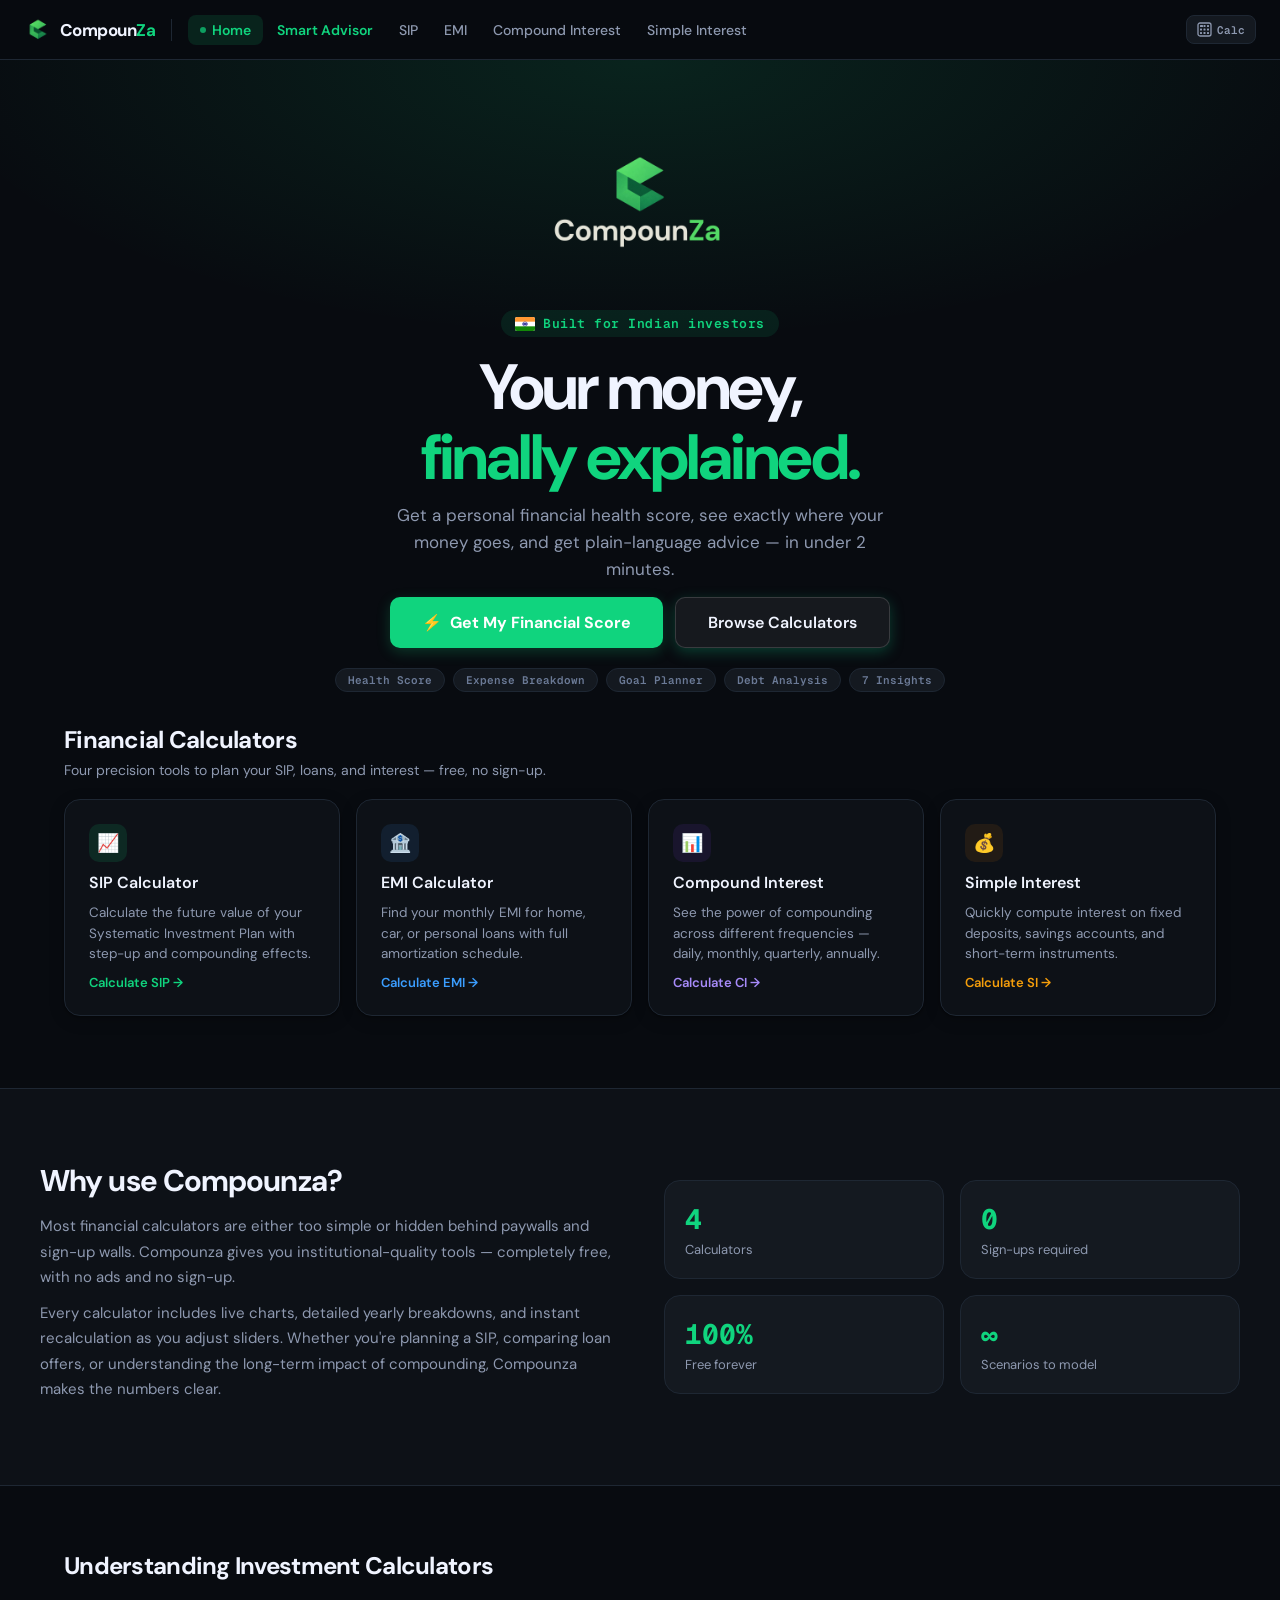
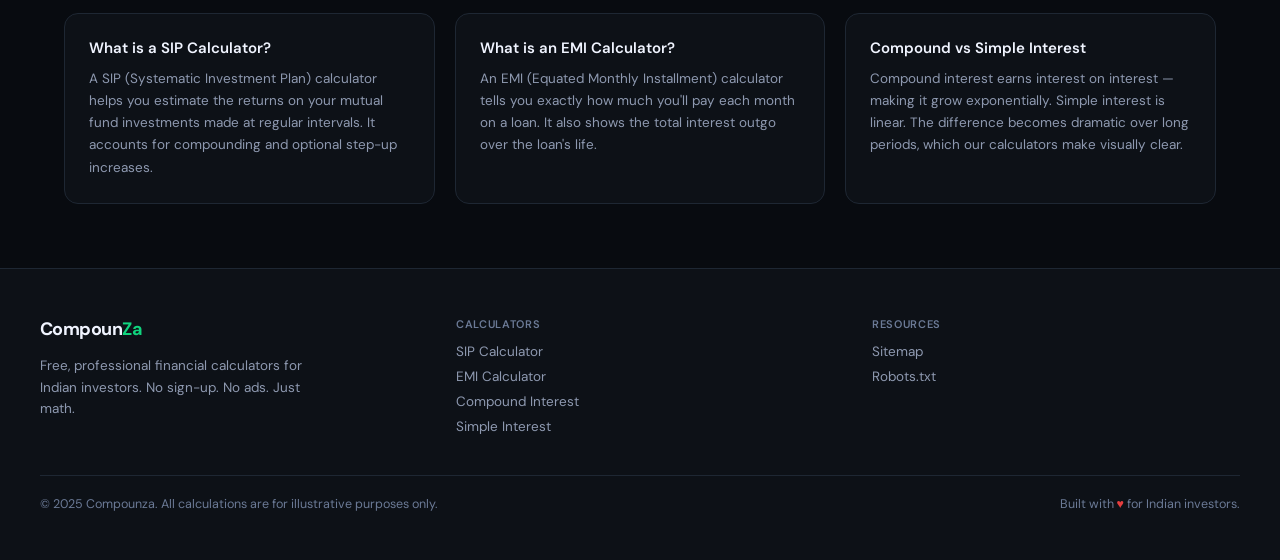
<file: index.html>
<!DOCTYPE html>
<html lang="en" data-theme="dark">
<head>
  <link rel="icon" type="image/png" href="[data-uri]">
  <link rel="shortcut icon" type="image/png" href="[data-uri]">
  <meta charset="UTF-8">
  <meta name="viewport" content="width=device-width, initial-scale=1.0">
  <title>Compounza — Financial Calculators for Smart Investors</title>
  <meta name="description" content="Free, professional financial calculators for SIP, EMI, Compound Interest and Simple Interest. Plan your investments with beautiful charts and detailed breakdowns.">
  <meta name="keywords" content="SIP calculator, EMI calculator, compound interest calculator, simple interest calculator, investment calculator, financial planning India">
  <meta property="og:title" content="Compounza — Financial Calculators">
  <meta property="og:description" content="Free professional financial calculators for smart investors. SIP, EMI, Compound Interest, Simple Interest.">
  <meta property="og:type" content="website">
  <meta property="og:url" content="https://compounza.com/">
  <link rel="canonical" href="https://compounza.com/">
  <link rel="stylesheet" href="style.css">
  <script>
    (function(){
      const t = localStorage.getItem('cz-theme') || 'dark';
      document.documentElement.setAttribute('data-theme', t);
    })();
  </script>
<style>
  /* ── Hero advisor overrides ── */
  .hero-advisor { padding: clamp(16px,2.5vw,32px) var(--pad) clamp(20px,2.5vw,36px); }
  .hero-advisor .hero-logo { margin-bottom: 8px; }
  .hero-advisor .hero-eyebrow { margin-bottom: var(--sp-xs); }
  .hero-advisor h1 { margin-bottom: var(--sp-xs) !important; }
  .hero-advisor .hero-sub { margin-bottom: var(--sp-sm); }
  .hero-advisor .hero-cta-group { margin-bottom: var(--sp-md); }
  .hero-eyebrow {
    display: inline-flex; align-items: center; gap: 8px;
    background: var(--chip-bg); color: var(--chip-text);
    border-radius: 100px; padding: 5px 14px;
    font-size: clamp(11px, 1.5vw, 13px); font-weight: 600;
    font-family: 'Geist Mono', monospace; letter-spacing: .04em; margin-bottom: var(--sp-xs);
  }
  .hero-cta-group { display: flex; gap: 12px; justify-content: center; flex-wrap: wrap; margin-bottom: var(--sp-xs); }
  .hero-cta-primary {
    display: inline-flex; align-items: center; gap: 8px;
    background: var(--accent); color: #fff; text-decoration: none;
    padding: clamp(11px,2vw,14px) clamp(20px,4vw,32px);
    border-radius: 10px; font-size: clamp(14px,2vw,16px); font-weight: 700;
    transition: all .2s; box-shadow: 0 4px 14px rgba(16,212,126,.22);
  }
  .hero-cta-primary:hover { transform: translateY(-2px); box-shadow: 0 8px 24px rgba(16,212,126,.5); }
  .cta-icon { font-size: 16px; }
  .hero-cta-secondary {
    display: inline-flex; align-items: center; gap: 8px;
    background: rgba(255,255,255,0.06); color: var(--text); text-decoration: none;
    padding: clamp(11px,2vw,14px) clamp(20px,4vw,32px);
    border-radius: 10px; font-size: clamp(14px,2vw,16px); font-weight: 600;
    border: 1px solid rgba(255,255,255,0.15); transition: all .2s;
  }
  .hero-cta-secondary:hover { background: rgba(255,255,255,0.1); border-color: rgba(255,255,255,0.28); color: #fff; }
  .hero-cta-secondary:hover { border-color: var(--border2); color: var(--text); }
  .hero-chips { display: flex; gap: 8px; justify-content: center; flex-wrap: wrap; margin-top: 4px; }
  .hero-chip {
    background: var(--surface2); border: 1px solid var(--border); border-radius: 100px;
    padding: 4px 12px; font-size: 11px; font-family: 'Geist Mono', monospace;
    font-weight: 600; color: var(--text4); white-space: nowrap;
  }
  /* ── Nav advisor highlight ── */
  .nav-link-advisor { color: var(--accent) !important; font-weight: 600 !important; }
  .nav-link-advisor:hover { background: var(--accent-glow) !important; }
  .nav-link-advisor.active { background: var(--accent-glow) !important; }
  .mobile-link-advisor { color: var(--accent) !important; font-weight: 700; }
</style>
<style>
/* Logo transparency fix — screen blend removes black bg in dark mode */
[data-theme="dark"] .nav-logo  { mix-blend-mode: screen; }
[data-theme="dark"] .hero-logo { mix-blend-mode: screen; }
</style>
</head>
<body>

<!-- NAV -->
<nav class="nav">
  <a href="index.html" class="nav-brand">
    <img src="[data-uri]" class="nav-logo" alt="Compounza" onerror="this.style.display='none'">
    <span class="nav-wordmark">Compoun<span>Za</span></span>
  </a>
  <div class="nav-divider"></div>
      <div class="nav-links">
    <a href="index.html" class="nav-link active" data-page="home"><span class="dot"></span>Home</a>
    <a href="smart-advisor.html" class="nav-link nav-link-advisor" data-page="advisor"><span class="dot"></span>Smart Advisor</a>
    <a href="sip-calculator.html" class="nav-link" data-page="sip"><span class="dot"></span>SIP</a>
    <a href="emi-calculator.html" class="nav-link" data-page="emi"><span class="dot"></span>EMI</a>
    <a href="compound-interest-calculator.html" class="nav-link" data-page="ci"><span class="dot"></span>Compound Interest</a>
    <a href="simple-interest-calculator.html" class="nav-link" data-page="si"><span class="dot"></span>Simple Interest</a>
  </div>
  <div class="nav-right">
    <button class="calc-btn" onclick="openCalc()" aria-label="Quick Calculator" title="Quick Calculator">
      <svg width="15" height="15" viewBox="0 0 15 15" fill="none" xmlns="http://www.w3.org/2000/svg">
        <rect x="1" y="1" width="13" height="13" rx="2" stroke="currentColor" stroke-width="1.3"/>
        <rect x="3" y="3" width="3" height="2" rx=".5" fill="currentColor"/>
        <rect x="6.5" y="3" width="2" height="2" rx=".5" fill="currentColor"/>
        <rect x="10" y="3" width="2" height="2" rx=".5" fill="currentColor"/>
        <rect x="3" y="6.5" width="2" height="2" rx=".5" fill="currentColor"/>
        <rect x="6.5" y="6.5" width="2" height="2" rx=".5" fill="currentColor"/>
        <rect x="10" y="6.5" width="2" height="2" rx=".5" fill="currentColor"/>
        <rect x="3" y="10" width="2" height="2" rx=".5" fill="currentColor"/>
        <rect x="6.5" y="10" width="2" height="2" rx=".5" fill="currentColor"/>
        <rect x="10" y="10" width="2" height="2" rx=".5" fill="currentColor"/>
      </svg>
      <span class="calc-btn-label">Calc</span>
    </button>
    <button class="hamburger" onclick="toggleMobileMenu()" aria-label="Menu">☰</button>
  </div>
</nav>
<div class="mobile-menu" id="mobile-menu">
  <a href="index.html" class="mobile-link active">🏠 Home</a>
  <a href="smart-advisor.html" class="mobile-link mobile-link-advisor">⚡ Smart Advisor</a>
  <a href="sip-calculator.html" class="mobile-link">📈 SIP Calculator</a>
  <a href="emi-calculator.html" class="mobile-link">🏦 EMI Calculator</a>
  <a href="compound-interest-calculator.html" class="mobile-link">📊 Compound Interest</a>
  <a href="simple-interest-calculator.html" class="mobile-link">💰 Simple Interest</a>
</div>

<!-- HERO -->
<section class="hero hero-advisor">
  <img
    src="[data-uri]"
    alt="Compounza"
    class="hero-logo"
    width="160"
    height="90"
    style="display:block;margin:0 auto 8px;width:clamp(120px,18vw,210px);height:auto;"
  >
  <div class="hero-eyebrow anim">
    <svg width="20" height="14" viewBox="0 0 20 14" xmlns="http://www.w3.org/2000/svg" style="border-radius:2px;flex-shrink:0;display:block;">
      <rect width="20" height="14" fill="#fff"/>
      <rect width="20" height="4.67" y="0" fill="#FF9933"/>
      <rect width="20" height="4.67" y="9.33" fill="#138808"/>
      <circle cx="10" cy="7" r="2.2" fill="none" stroke="#000080" stroke-width="0.4"/>
      <circle cx="10" cy="7" r="0.35" fill="#000080"/>
      <g stroke="#000080" stroke-width="0.3">
        <line x1="10" y1="4.8" x2="10" y2="9.2"/>
        <line x1="7.8" y1="7" x2="12.2" y2="7"/>
        <line x1="8.44" y1="5.44" x2="11.56" y2="8.56"/>
        <line x1="11.56" y1="5.44" x2="8.44" y2="8.56"/>
        <line x1="7.84" y1="6.06" x2="12.16" y2="7.94"/>
        <line x1="12.16" y1="6.06" x2="7.84" y2="7.94"/>
        <line x1="7.06" y1="6.56" x2="12.94" y2="7.44"/>
        <line x1="12.94" y1="6.56" x2="7.06" y2="7.44"/>
      </g>
    </svg>
    Built for Indian investors
  </div>

  <h1 class="anim anim-d1" style="margin-top:var(--sp-xs)">
    Your money,<br>
    <span class="hi">finally explained.</span>
  </h1>

  <p class="hero-sub anim anim-d2">
    Get a personal financial health score, see exactly where your money goes,
    and get plain-language advice — in under 2 minutes.
  </p>

  <div class="hero-cta-group anim anim-d3">
    <a href="smart-advisor.html" class="hero-cta hero-cta-primary">
      <span class="cta-icon">⚡</span> Get My Financial Score
    </a>
    <a href="#calculators" class="hero-cta hero-cta-secondary">
      Browse Calculators
    </a>
  </div>

  <!-- Mini preview chips -->
  <div class="hero-chips anim anim-d4">
    <div class="hero-chip">Health Score</div>
    <div class="hero-chip">Expense Breakdown</div>
    <div class="hero-chip">Goal Planner</div>
    <div class="hero-chip">Debt Analysis</div>
    <div class="hero-chip">7 Insights</div>
  </div>
</section>

<!-- CALCULATOR CARDS -->
<div class="section-head" id="calculators">
  <h2>Financial Calculators</h2>
  <p>Four precision tools to plan your SIP, loans, and interest — free, no sign-up.</p>
</div>

<div class="calc-grid">
  <a href="sip-calculator.html" class="calc-card anim" style="--card-accent: var(--accent)">
    <div class="card-icon" style="background: var(--accent-glow); color: var(--accent)">📈</div>
    <div class="card-title">SIP Calculator</div>
    <div class="card-desc">Calculate the future value of your Systematic Investment Plan with step-up and compounding effects.</div>
    <div class="card-arrow">Calculate SIP →</div>
  </a>

  <a href="emi-calculator.html" class="calc-card anim anim-d1" style="--card-accent: var(--accent2)">
    <div class="card-icon" style="background: rgba(59,158,255,0.1); color: var(--accent2)">🏦</div>
    <div class="card-title">EMI Calculator</div>
    <div class="card-desc">Find your monthly EMI for home, car, or personal loans with full amortization schedule.</div>
    <div class="card-arrow" style="color: var(--accent2)">Calculate EMI →</div>
  </a>

  <a href="compound-interest-calculator.html" class="calc-card anim anim-d2" style="--card-accent: var(--accent4)">
    <div class="card-icon" style="background: rgba(124,58,237,0.1); color: var(--accent4)">📊</div>
    <div class="card-title">Compound Interest</div>
    <div class="card-desc">See the power of compounding across different frequencies — daily, monthly, quarterly, annually.</div>
    <div class="card-arrow" style="color: var(--accent4)">Calculate CI →</div>
  </a>

  <a href="simple-interest-calculator.html" class="calc-card anim anim-d3" style="--card-accent: var(--accent3)">
    <div class="card-icon" style="background: rgba(217,119,6,0.1); color: var(--accent3)">💰</div>
    <div class="card-title">Simple Interest</div>
    <div class="card-desc">Quickly compute interest on fixed deposits, savings accounts, and short-term instruments.</div>
    <div class="card-arrow" style="color: var(--accent3)">Calculate SI →</div>
  </a>
</div>

<!-- INFO SECTION -->
<section class="info-section">
  <div class="info-inner">
    <div class="info-text">
      <h2>Why use Compounza?</h2>
      <p>
        Most financial calculators are either too simple or hidden behind paywalls and sign-up walls. Compounza gives you institutional-quality tools — completely free, with no ads and no sign-up.
      </p>
      <p>
        Every calculator includes live charts, detailed yearly breakdowns, and instant recalculation as you adjust sliders. Whether you're planning a SIP, comparing loan offers, or understanding the long-term impact of compounding, Compounza makes the numbers clear.
      </p>
    </div>
    <div class="info-stats">
      <div class="stat-card">
        <div class="stat-num">4</div>
        <div class="stat-label">Calculators</div>
      </div>
      <div class="stat-card">
        <div class="stat-num">0</div>
        <div class="stat-label">Sign-ups required</div>
      </div>
      <div class="stat-card">
        <div class="stat-num">100%</div>
        <div class="stat-label">Free forever</div>
      </div>
      <div class="stat-card">
        <div class="stat-num">∞</div>
        <div class="stat-label">Scenarios to model</div>
      </div>
    </div>
  </div>
</section>

<!-- EXPLAINER SECTION -->
<section style="max-width:1200px; margin:0 auto; padding:64px 24px;">
  <h2 style="font-size:24px; font-weight:700; letter-spacing:-0.03em; margin-bottom:32px;">Understanding Investment Calculators</h2>
  <div style="display:grid; grid-template-columns: repeat(auto-fit,minmax(260px,1fr)); gap:20px;">
    <div style="background:var(--surface); border:1px solid var(--border); border-radius:14px; padding:24px;">
      <h3 style="font-size:15px; font-weight:600; margin-bottom:10px;">What is a SIP Calculator?</h3>
      <p style="font-size:13.5px; color:var(--text3); line-height:1.65;">A SIP (Systematic Investment Plan) calculator helps you estimate the returns on your mutual fund investments made at regular intervals. It accounts for compounding and optional step-up increases.</p>
    </div>
    <div style="background:var(--surface); border:1px solid var(--border); border-radius:14px; padding:24px;">
      <h3 style="font-size:15px; font-weight:600; margin-bottom:10px;">What is an EMI Calculator?</h3>
      <p style="font-size:13.5px; color:var(--text3); line-height:1.65;">An EMI (Equated Monthly Installment) calculator tells you exactly how much you'll pay each month on a loan. It also shows the total interest outgo over the loan's life.</p>
    </div>
    <div style="background:var(--surface); border:1px solid var(--border); border-radius:14px; padding:24px;">
      <h3 style="font-size:15px; font-weight:600; margin-bottom:10px;">Compound vs Simple Interest</h3>
      <p style="font-size:13.5px; color:var(--text3); line-height:1.65;">Compound interest earns interest on interest — making it grow exponentially. Simple interest is linear. The difference becomes dramatic over long periods, which our calculators make visually clear.</p>
    </div>
  </div>
</section>

<!-- FOOTER -->
<footer class="footer">
  <div class="footer-inner">
    <div class="footer-brand">
      <a href="index.html" class="nav-brand" style="display:inline-flex; margin-bottom:4px;">
        <span class="nav-wordmark" style="font-size:18px;">Compoun<span>Za</span></span>
      </a>
      <p>Free, professional financial calculators for Indian investors. No sign-up. No ads. Just math.</p>
    </div>
    <div class="footer-col">
      <h4>Calculators</h4>
      <a href="sip-calculator.html">SIP Calculator</a>
      <a href="emi-calculator.html">EMI Calculator</a>
      <a href="compound-interest-calculator.html">Compound Interest</a>
      <a href="simple-interest-calculator.html">Simple Interest</a>
    </div>
    <div class="footer-col">
      <h4>Resources</h4>
      <a href="sitemap.xml">Sitemap</a>
      <a href="robots.txt">Robots.txt</a>
    </div>
  </div>
  <div class="footer-bottom">
    <p>© 2025 Compounza. All calculations are for illustrative purposes only.</p>
    <p>Built with <span style="color:#e53e3e">♥</span> for Indian investors.</p>
  </div>
</footer>

<script src="script.js"></script>
<script>
  // Mark active nav link
  document.querySelectorAll('.nav-link, .mobile-link').forEach(l => {
    l.addEventListener('click', () => {
      document.getElementById('mobile-menu').classList.remove('open');
    });
  });
</script>

<!-- Structured Data -->
<script type="application/ld+json">
{
  "@context": "https://schema.org",
  "@type": "WebSite",
  "name": "Compounza",
  "url": "https://compounza.com",
  "description": "Free professional financial calculators for Indian investors",
  "potentialAction": {
    "@type": "SearchAction",
    "target": "https://compounza.com/sip-calculator.html"
  }
}
</script>



<!-- ═══════════════════════════════════════
     QUICK CALCULATOR POPUP
     ═══════════════════════════════════════ -->
<div id="qc-overlay" class="qc-overlay" onclick="closeCalcOutside(event)">
  <div class="qc-modal" id="qc-modal">
    <div class="qc-header">
      <span class="qc-title">Calculator</span>
      <button class="qc-close" onclick="closeCalc()" aria-label="Close">×</button>
    </div>
    <div class="qc-display-wrap">
      <div class="qc-expr" id="qc-expr">&nbsp;</div>
      <div class="qc-display" id="qc-display">0</div>
    </div>
    <div class="qc-grid">
      <button class="qc-btn qc-fn" onclick="qcClear()">AC</button>
      <button class="qc-btn qc-fn" onclick="qcSign()">+/−</button>
      <button class="qc-btn qc-fn" onclick="qcPct()">%</button>
      <button class="qc-btn qc-op" onclick="qcOp('/')">÷</button>
      <button class="qc-btn" onclick="qcNum('7')">7</button>
      <button class="qc-btn" onclick="qcNum('8')">8</button>
      <button class="qc-btn" onclick="qcNum('9')">9</button>
      <button class="qc-btn qc-op" onclick="qcOp('*')">×</button>
      <button class="qc-btn" onclick="qcNum('4')">4</button>
      <button class="qc-btn" onclick="qcNum('5')">5</button>
      <button class="qc-btn" onclick="qcNum('6')">6</button>
      <button class="qc-btn qc-op" onclick="qcOp('-')">−</button>
      <button class="qc-btn" onclick="qcNum('1')">1</button>
      <button class="qc-btn" onclick="qcNum('2')">2</button>
      <button class="qc-btn" onclick="qcNum('3')">3</button>
      <button class="qc-btn qc-op" onclick="qcOp('+')">+</button>
      <button class="qc-btn qc-zero" onclick="qcNum('0')">0</button>
      <button class="qc-btn" onclick="qcDot()">.</button>
      <button class="qc-btn qc-eq" onclick="qcEq()">=</button>
    </div>
  </div>
</div>

<style>
.calc-btn {
  display: flex; align-items: center; gap: 5px;
  background: var(--surface2); border: 1px solid var(--border); border-radius: 8px;
  padding: 6px 10px; cursor: pointer; font-size: 12px; font-weight: 600;
  font-family: 'Geist Mono', monospace; color: var(--text3); transition: all .15s;
}
.calc-btn:hover { background: var(--surface3); color: var(--text); border-color: var(--border2); }
.calc-btn-label { font-size: 11px; }
.qc-overlay {
  position: fixed; inset: 0; z-index: 9999;
  background: rgba(0,0,0,.55); backdrop-filter: blur(4px);
  display: flex; align-items: center; justify-content: center;
  opacity: 0; pointer-events: none; transition: opacity .2s ease;
}
.qc-overlay.open { opacity: 1; pointer-events: all; }
.qc-modal {
  background: var(--surface); border: 1px solid var(--border2); border-radius: 20px;
  width: 300px; box-shadow: 0 24px 64px rgba(0,0,0,.5); overflow: hidden;
  transform: scale(.92) translateY(16px);
  transition: transform .22s cubic-bezier(.34,1.56,.64,1);
}
.qc-overlay.open .qc-modal { transform: scale(1) translateY(0); }
.qc-header {
  display: flex; align-items: center; justify-content: space-between;
  padding: 14px 16px 0;
}
.qc-title {
  font-size: 11px; font-weight: 700; letter-spacing: .08em;
  text-transform: uppercase; color: var(--text4); font-family: 'Geist Mono', monospace;
}
.qc-close {
  background: var(--surface3); border: none; border-radius: 50%;
  width: 24px; height: 24px; display: flex; align-items: center; justify-content: center;
  font-size: 16px; color: var(--text3); cursor: pointer; line-height: 1; transition: all .15s;
}
.qc-close:hover { background: var(--border2); color: var(--text); }
.qc-display-wrap {
  padding: 10px 16px 16px; text-align: right; min-height: 72px;
  display: flex; flex-direction: column; justify-content: flex-end;
}
.qc-expr { font-size: 12px; font-family: 'Geist Mono', monospace; color: var(--text4); min-height: 18px; word-break: break-all; }
.qc-display { font-size: 40px; font-weight: 700; font-family: 'Geist Mono', monospace; color: var(--text); line-height: 1.15; word-break: break-all; letter-spacing: -.02em; }
.qc-grid { display: grid; grid-template-columns: repeat(4, 1fr); gap: 8px; padding: 0 12px 16px; }
.qc-btn {
  background: var(--surface2); border: 1px solid var(--border); border-radius: 12px;
  height: 58px; font-size: 18px; font-weight: 600; font-family: 'Geist Mono', monospace;
  color: var(--text); cursor: pointer; transition: all .1s; user-select: none;
  display: flex; align-items: center; justify-content: center;
}
.qc-btn:hover  { background: var(--surface3); border-color: var(--border2); }
.qc-btn:active { transform: scale(.93); }
.qc-fn { background: var(--surface3); color: var(--text2); font-size: 15px; }
.qc-fn:hover { background: var(--border); }
.qc-op { background: rgba(16,212,126,.12); color: var(--accent); border-color: rgba(16,212,126,.2); font-size: 20px; }
.qc-op:hover { background: rgba(16,212,126,.2); }
.qc-op.active-op { background: var(--accent); color: #fff; border-color: var(--accent); }
.qc-eq { background: var(--accent); color: #fff; border-color: var(--accent); font-size: 22px; }
.qc-eq:hover { background: #0dbf70; }
.qc-zero { grid-column: span 2; justify-content: flex-start; padding-left: 22px; }
</style>

<script>
const _qc = { cur: '0', prev: '', op: null, fresh: false, display: null, expr: null };
function openCalc() {
  _qc.display = document.getElementById('qc-display');
  _qc.expr    = document.getElementById('qc-expr');
  document.getElementById('qc-overlay').classList.add('open');
  document.addEventListener('keydown', qcKeydown);
}
function closeCalc() {
  document.getElementById('qc-overlay').classList.remove('open');
  document.removeEventListener('keydown', qcKeydown);
  _qcClearActiveOp();
}
function closeCalcOutside(e) { if (e.target === document.getElementById('qc-overlay')) closeCalc(); }
function _qcRender() {
  if (!_qc.display) return;
  const n = parseFloat(_qc.cur);
  if (!isNaN(n) && !_qc.cur.endsWith('.') && _qc.cur !== 'Error') {
    const parts = _qc.cur.split('.');
    parts[0] = parseInt(parts[0], 10).toLocaleString('en-IN');
    _qc.display.textContent = parts.join('.');
  } else { _qc.display.textContent = _qc.cur; }
}
function _qcClearActiveOp() { document.querySelectorAll('.qc-op').forEach(b => b.classList.remove('active-op')); }
function qcNum(d) {
  if (_qc.cur === 'Error') _qc.cur = '0';
  if (_qc.fresh || _qc.cur === '0') { _qc.cur = d; _qc.fresh = false; }
  else if (_qc.cur.replace('-','').replace('.','').length < 12) _qc.cur += d;
  _qcClearActiveOp(); _qcRender();
}
function qcDot() {
  if (_qc.fresh) { _qc.cur = '0.'; _qc.fresh = false; }
  else if (!_qc.cur.includes('.')) _qc.cur += '.';
  _qcRender();
}
function qcSign() {
  if (_qc.cur !== '0' && _qc.cur !== 'Error')
    _qc.cur = _qc.cur.startsWith('-') ? _qc.cur.slice(1) : '-' + _qc.cur;
  _qcRender();
}
function qcPct() { const v = parseFloat(_qc.cur); if (!isNaN(v)) _qc.cur = String(v / 100); _qcRender(); }
function qcClear() {
  _qc.cur = '0'; _qc.prev = ''; _qc.op = null; _qc.fresh = false;
  if (_qc.expr) _qc.expr.innerHTML = '&nbsp;';
  _qcClearActiveOp(); _qcRender();
}
function qcOp(o) {
  if (_qc.op && !_qc.fresh) qcEq(true);
  _qc.prev = _qc.cur; _qc.op = o; _qc.fresh = true;
  const sym = {'/':'÷','*':'×','-':'−','+':'+'}[o];
  if (_qc.expr) _qc.expr.textContent = _qc.prev + ' ' + sym;
  _qcClearActiveOp();
  document.querySelectorAll('.qc-op').forEach(b => {
    if (b.textContent.trim() === sym) b.classList.add('active-op');
  });
}
function qcEq(silent) {
  if (!_qc.op) return;
  const a = parseFloat(_qc.prev), b = parseFloat(_qc.cur);
  let res;
  if (_qc.op === '/')      res = b === 0 ? 'Error' : a / b;
  else if (_qc.op === '*') res = a * b;
  else if (_qc.op === '-') res = a - b;
  else                     res = a + b;
  const sym = {'/':'÷','*':'×','-':'−','+':'+'}[_qc.op];
  if (!silent && _qc.expr) _qc.expr.textContent = _qc.prev + ' ' + sym + ' ' + _qc.cur + ' =';
  _qc.cur = res === 'Error' ? 'Error' : String(parseFloat(res.toFixed(10)));
  _qc.op = null; _qc.prev = ''; _qc.fresh = true;
  _qcClearActiveOp(); _qcRender();
}
function qcKeydown(e) {
  if (e.key === 'Escape') { closeCalc(); return; }
  if (e.key >= '0' && e.key <= '9') qcNum(e.key);
  else if (e.key === '.') qcDot();
  else if (e.key === '+') qcOp('+');
  else if (e.key === '-') qcOp('-');
  else if (e.key === '*') qcOp('*');
  else if (e.key === '/') { e.preventDefault(); qcOp('/'); }
  else if (e.key === 'Enter' || e.key === '=') qcEq();
  else if (e.key === 'Backspace') {
    if (_qc.cur.length > 1 && _qc.cur !== 'Error') _qc.cur = _qc.cur.slice(0,-1);
    else _qc.cur = '0';
    _qcRender();
  }
}
</script>

</body>
</html>
</file>
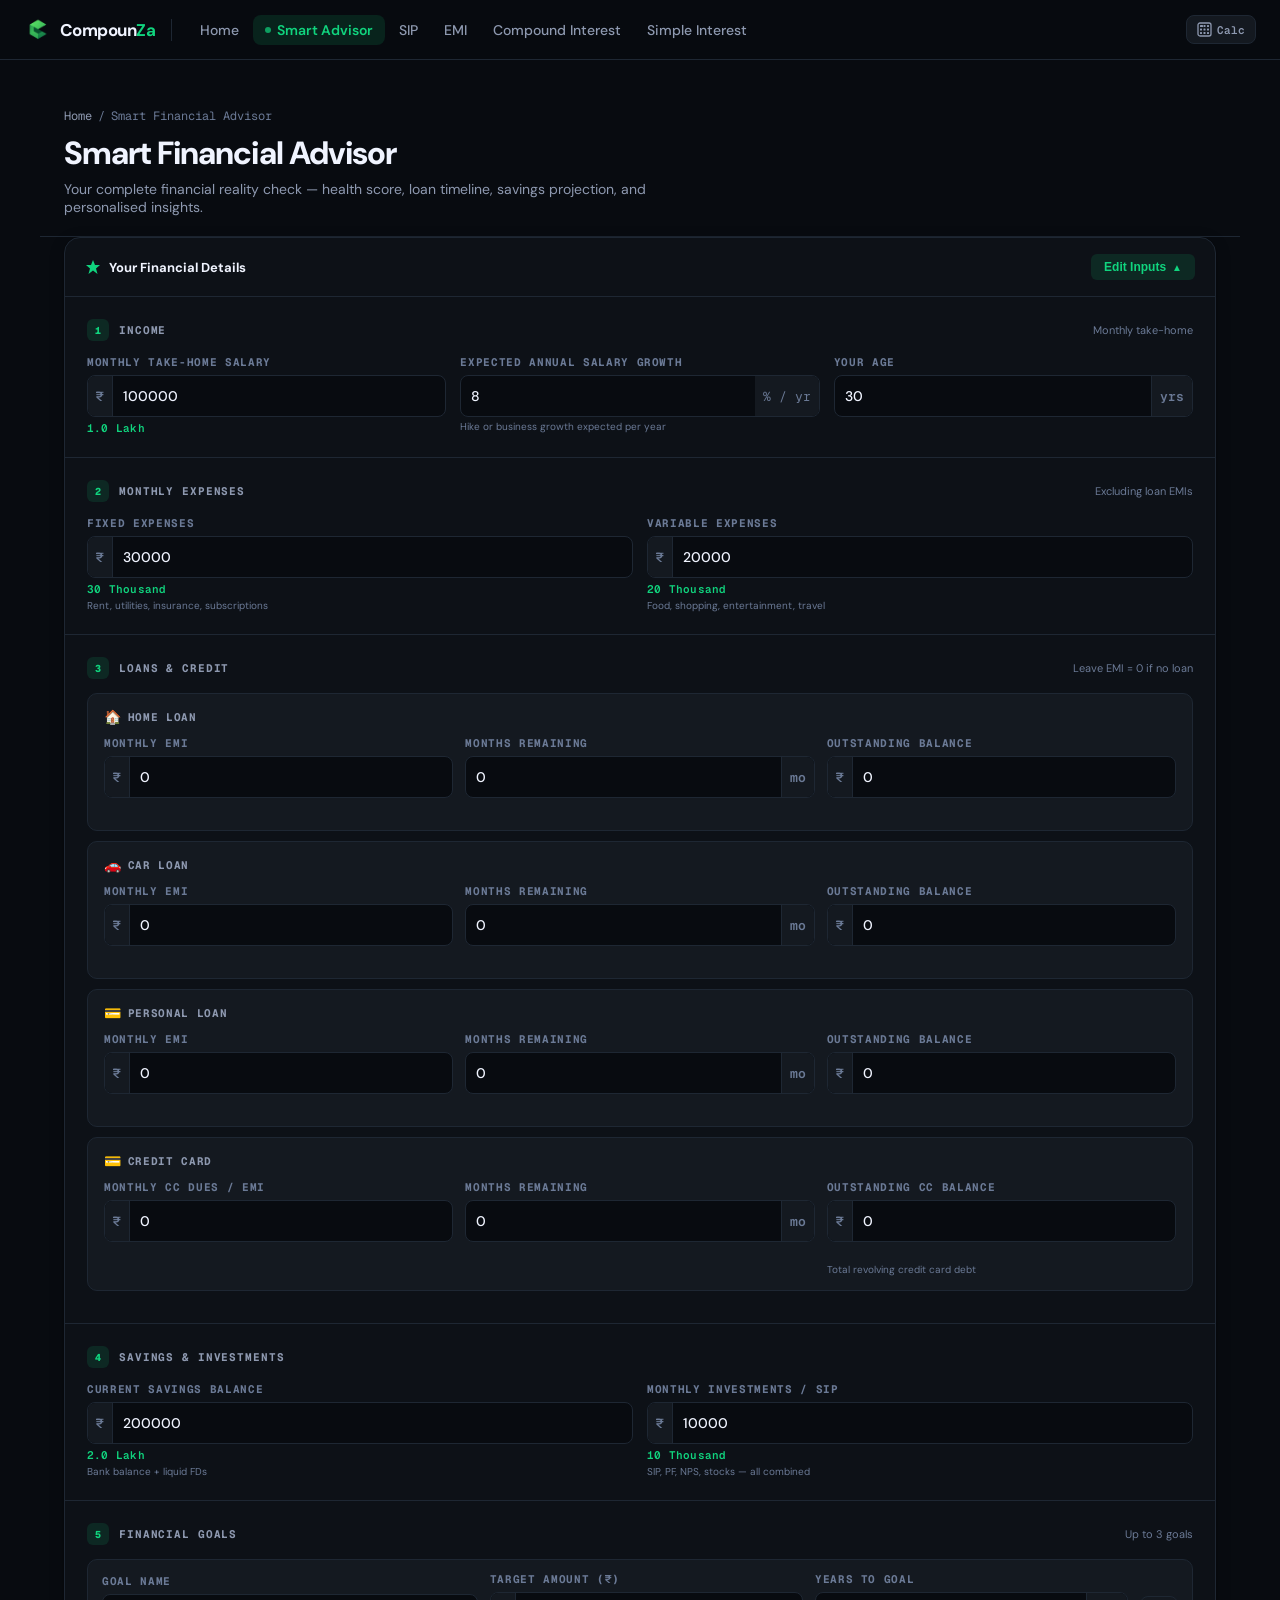
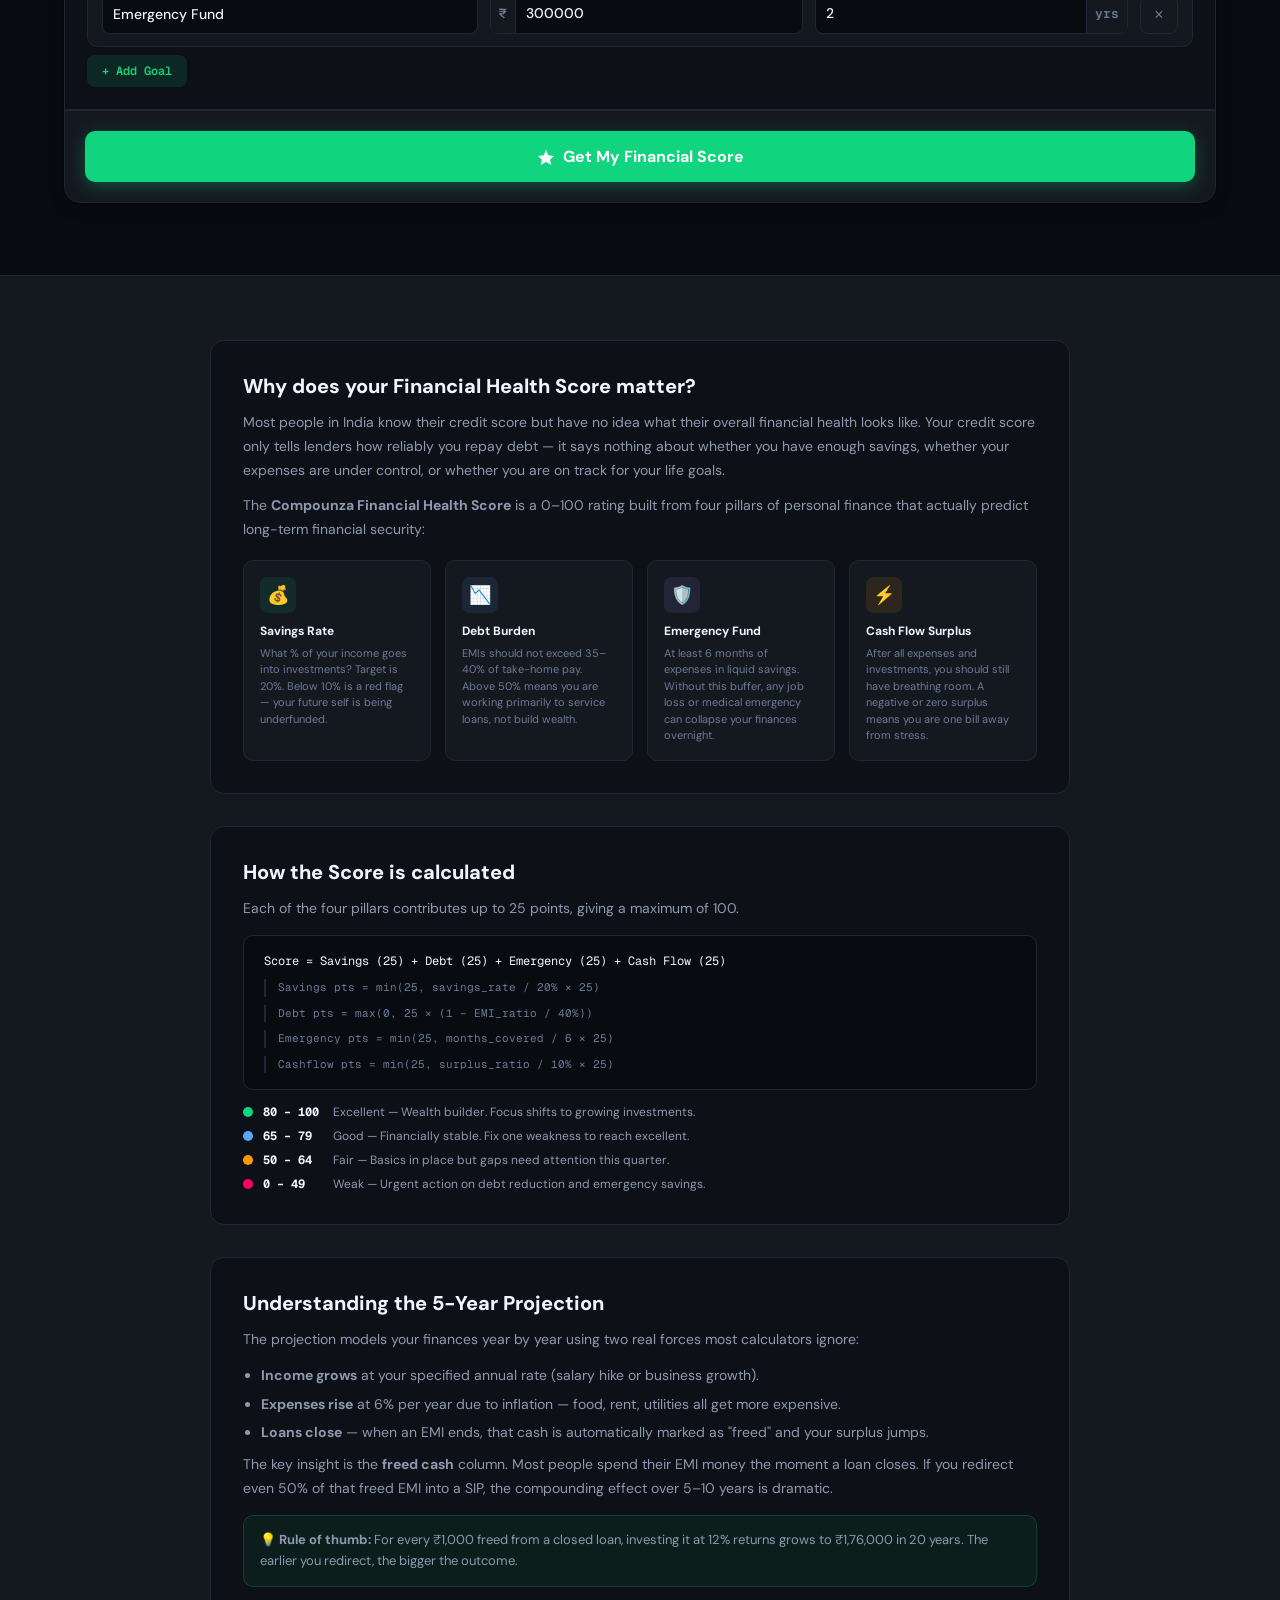
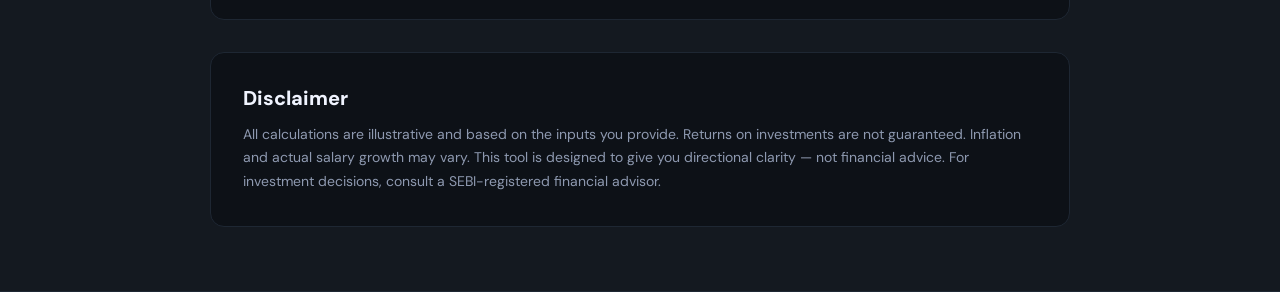
<file: smart-advisor.html>
<!DOCTYPE html>
<html lang="en" data-theme="dark">
<head>
  <link rel="icon" type="image/png" href="[data-uri]">
  <link rel="shortcut icon" type="image/png" href="[data-uri]">
  <meta charset="UTF-8">
  <meta name="viewport" content="width=device-width, initial-scale=1.0">
  <title>Smart Financial Advisor — Compounza</title>
  <meta name="description" content="Get a personalized financial health score, expense breakdown, goal feasibility analysis, and actionable insights for smarter money decisions.">
  <meta name="keywords" content="financial advisor, financial health score, budget planner, goal planning, SIP advisor, India">
  <link rel="canonical" href="https://compounza.com/smart-advisor.html">
  <link rel="stylesheet" href="style.css">
  <script>
    (function(){const t=localStorage.getItem('cz-theme')||'dark';document.documentElement.setAttribute('data-theme',t);})();
  </script>
  <style>
    /* ═══════════════════════════════════════
       SMART ADVISOR — Page-specific styles
       ═══════════════════════════════════════ */

    /* ── Form layout ── */
    .advisor-wrap { max-width: 1200px; margin: 0 auto; padding: var(--sp-lg) var(--pad) var(--sp-2xl); }

    .advisor-card {
      background: var(--surface);
      border: 1px solid var(--border);
      border-radius: var(--radius);
      box-shadow: var(--card-shadow);
      overflow: hidden;
    }

    .form-section { padding: clamp(16px,3vw,24px); border-bottom: 1px solid var(--border); }
    .form-section:last-of-type { border-bottom: none; }

    .form-sec-head {
      display: flex; align-items: center; gap: 10px; margin-bottom: 16px;
    }
    .form-sec-num {
      width: 22px; height: 22px; border-radius: 6px;
      background: var(--accent-glow); color: var(--accent);
      display: flex; align-items: center; justify-content: center;
      font-size: 10px; font-weight: 800; font-family: 'Geist Mono', monospace;
      flex-shrink: 0;
    }
    .form-sec-title {
      font-size: 11px; font-weight: 700; letter-spacing: .08em;
      text-transform: uppercase; color: var(--text3); font-family: 'Geist Mono', monospace;
    }
    .form-sec-note { font-size: 11px; color: var(--text4); margin-left: auto; }

    .form-grid   { display: grid; grid-template-columns: repeat(auto-fit, minmax(min(200px,100%),1fr)); gap: 14px; }
    .form-grid-2 { display: grid; grid-template-columns: repeat(auto-fit, minmax(min(220px,100%),1fr)); gap: 14px; }

    .f-label { font-size: 11px; font-weight: 700; letter-spacing: .06em; text-transform: uppercase; color: var(--text4); font-family: 'Geist Mono', monospace; margin-bottom: 6px; }
    .f-hint  { font-size: 10px; color: var(--text4); margin-top: 3px; }
    .f-fmt   {
      font-size: 11px; font-family: 'Geist Mono', monospace; font-weight: 600;
      color: var(--accent); margin-top: 4px; min-height: 14px; letter-spacing: .02em;
    }

    /* ── Goals section ── */
    .goals-list { display: flex; flex-direction: column; gap: 10px; }
    .goal-row {
      background: var(--surface2); border: 1px solid var(--border); border-radius: 10px;
      padding: 12px 14px;
      display: grid; grid-template-columns: 1.2fr 1fr 1fr auto; gap: 12px; align-items: end;
    }
    .goal-txt {
      width: 100%; background: var(--bg); border: 1.5px solid var(--border);
      border-radius: 8px; padding: 0 10px; height: 40px;
      font-family: 'DM Sans', sans-serif; font-size: 14px; font-weight: 500;
      color: var(--text); outline: none; transition: border-color .15s;
    }
    .goal-txt:focus { border-color: var(--accent); }
    .goal-txt::placeholder { color: var(--text4); }
    .btn-rm-goal {
      background: none; border: 1px solid var(--border); border-radius: 8px;
      width: 38px; height: 38px; display: flex; align-items: center; justify-content: center;
      cursor: pointer; color: var(--text4); font-size: 16px; transition: all .15s; flex-shrink: 0;
    }
    .btn-rm-goal:hover { border-color: var(--danger); color: var(--danger); }
    .btn-add-goal {
      background: none; border: 1.5px dashed var(--border2); border-radius: 8px;
      padding: 7px 14px; font-size: 12px; font-family: 'Geist Mono', monospace; font-weight: 600;
      color: var(--text3); cursor: pointer; transition: all .15s;
      display: inline-flex; align-items: center; gap: 6px; margin-top: 6px;
    }
    .btn-add-goal:hover { border-color: var(--accent); color: var(--accent); background: var(--accent-glow); }

    /* ── Analyze CTA ── */
    .analyze-bar {
      padding: clamp(14px,3vw,20px) clamp(16px,3vw,24px);
      background: var(--surface2); border-top: 1px solid var(--border);
      display: flex; align-items: center; gap: 16px; flex-wrap: wrap;
    }
    .analyze-hint { font-size: 12px; color: var(--text4); flex: 1; min-width: 180px; line-height: 1.5; }
    .btn-analyze {
      display: flex; align-items: center; gap: 8px;
      background: var(--accent); color: #fff; border: none; border-radius: 10px;
      padding: 12px 28px; font-size: 14px; font-weight: 700; font-family: 'DM Sans', sans-serif;
      cursor: pointer; transition: all .2s; box-shadow: 0 4px 14px rgba(13,158,110,.35);
      white-space: nowrap;
    }
    .btn-analyze:hover { transform: translateY(-1px); box-shadow: 0 6px 20px rgba(13,158,110,.45); }

    /* ── Dashboard ── */
    .dashboard-wrap { display: flex; flex-direction: column; gap: clamp(12px,2vw,18px); padding-top: var(--sp-lg); }

    /* Summary banner */
    .summary-banner {
      background: var(--surface); border: 1px solid var(--border);
      border-radius: var(--radius); overflow: hidden; box-shadow: var(--card-shadow);
    }
    .banner-inner {
      display: grid; grid-template-columns: repeat(auto-fit, minmax(min(160px,100%),1fr));
      background: #0d1117;
    }
    .banner-cell {
      padding: 20px 24px; text-align: center;
      border-right: 1px solid rgba(255,255,255,.07);
    }
    .banner-cell:last-child { border-right: none; }
    .banner-label { font-size: 10px; font-weight: 700; color: rgba(255,255,255,.5); letter-spacing: .08em; text-transform: uppercase; font-family: 'Geist Mono', monospace; margin-bottom: 8px; }
    .banner-val   { font-size: clamp(18px,3vw,26px); font-weight: 800; font-family: 'Geist Mono', monospace; color: #fff; letter-spacing: -.02em; }
    .banner-val.accent  { color: var(--accent); }
    .banner-val.accent2 { color: var(--accent2); }
    .banner-val.amber   { color: var(--accent3); }
    .banner-val.red     { color: var(--danger); }
    .banner-sub { font-size: 10px; color: rgba(255,255,255,.4); font-family: 'Geist Mono', monospace; margin-top: 4px; }

    /* Charts row 3-col */
    .dash-row-3 { display: grid; grid-template-columns: repeat(auto-fit, minmax(min(260px,100%),1fr)); gap: clamp(10px,2vw,16px); }

    /* Gauge */
    .gauge-wrap { display: flex; flex-direction: column; align-items: center; padding: clamp(8px,1.5vw,12px) 8px 8px; gap: 8px; }
    .gauge-svg { overflow: visible; display: block; }
    .gauge-svg text { font-family: 'Geist Mono', monospace; }
    .health-pill {
      display: inline-flex; align-items: center; gap: 5px;
      padding: 4px 12px; border-radius: 100px;
      font-size: 11px; font-weight: 700; font-family: 'Geist Mono', monospace; letter-spacing: .04em;
    }
    .pill-c { background: rgba(248,113,113,.12); color: var(--danger); }
    .pill-w { background: rgba(245,158,11,.12);  color: var(--accent3); }
    .pill-s { background: rgba(59,158,255,.12);  color: var(--accent2); }
    .pill-g { background: var(--accent-glow);    color: var(--accent); }

    /* Score breakdown bars */
    .score-bars { padding: 4px 8px; display: flex; flex-direction: column; gap: 10px; }
    .sb-item { display: flex; flex-direction: column; gap: 4px; }
    .sb-header { display: flex; justify-content: space-between; align-items: center; }
    .sb-label  { font-size: 11px; font-weight: 600; color: var(--text3); }
    .sb-val    { font-size: 11px; font-family: 'Geist Mono', monospace; color: var(--text2); font-weight: 700; }
    .bar-track { height: 5px; background: var(--surface3); border-radius: 3px; overflow: hidden; }
    .bar-fill  { height: 100%; border-radius: 3px; transition: width 1s ease; }

    /* Budget 50/30/20 */
    .budget-bars { padding: 4px 8px; }
    .budget-item { margin-bottom: 14px; }
    .budget-item:last-child { margin-bottom: 0; }
    .budget-hdr { display: flex; justify-content: space-between; margin-bottom: 5px; }
    .budget-name   { font-size: 12px; font-weight: 600; color: var(--text2); }
    .budget-nums   { font-size: 11px; font-family: 'Geist Mono', monospace; color: var(--text4); }
    .budget-track  { height: 7px; background: var(--surface3); border-radius: 4px; overflow: hidden; position: relative; }
    .budget-actual { height: 100%; border-radius: 4px; transition: width 1s ease; }
    .budget-target-line {
      position: absolute; top: 0; bottom: 0; width: 2px;
      background: rgba(255,255,255,.25); border-radius: 1px;
    }
    .budget-footer { display: flex; justify-content: flex-end; font-size: 10px; color: var(--text4); font-family: 'Geist Mono', monospace; margin-top: 3px; }

    /* Goals feasibility */
    .goals-feas { padding: 4px 8px; display: grid; grid-template-columns: repeat(auto-fit, minmax(min(240px,100%),1fr)); gap: 10px; }
    .gf-item { background: var(--surface2); border: 1px solid var(--border); border-radius: 10px; padding: 14px; }
    .gf-name { font-size: 13px; font-weight: 700; color: var(--text); margin-bottom: 10px; display: flex; align-items: center; justify-content: space-between; }
    .feas-pill { font-size: 10px; font-family: 'Geist Mono', monospace; padding: 2px 8px; border-radius: 100px; }
    .fp-hi { background: var(--accent-glow); color: var(--accent); }
    .fp-md { background: rgba(245,158,11,.1); color: var(--accent3); }
    .fp-lo { background: rgba(248,113,113,.1); color: var(--danger); }
    .gf-row { display: flex; justify-content: space-between; align-items: center; margin-bottom: 4px; }
    .gf-label { font-size: 11px; color: var(--text3); font-family: 'Geist Mono', monospace; }
    .gf-val   { font-size: 12px; font-weight: 700; font-family: 'Geist Mono', monospace; }
    .gf-progress { height: 5px; background: var(--surface3); border-radius: 3px; overflow: hidden; margin-top: 8px; }
    .gf-fill { height: 100%; border-radius: 3px; transition: width 1s ease; }

    /* Debt analysis */
    .debt-vis { padding: 4px 8px; display: flex; flex-direction: column; align-items: center; gap: 8px; }
    .dti-big { font-size: 40px; font-weight: 800; font-family: 'Geist Mono', monospace; line-height: 1; }
    .dti-sub { font-size: 10px; color: var(--text4); font-family: 'Geist Mono', monospace; text-align: center; }
    .dti-meter { width: 100%; padding: 0 4px; }
    .dti-zones { height: 8px; display: flex; border-radius: 4px; overflow: hidden; margin-bottom: 2px; }
    .dz-g { background: var(--accent); flex: 35; }
    .dz-a { background: var(--accent3); flex: 15; }
    .dz-r { background: var(--danger); flex: 50; }
    .dti-needle-row { position: relative; height: 10px; }
    .dti-needle { position: absolute; top: 0; height: 10px; width: 2.5px; background: white; border-radius: 1px; transform: translateX(-50%); box-shadow: 0 0 4px rgba(0,0,0,.5); transition: left 1s ease; }
    .dti-legend { display: flex; justify-content: space-between; font-size: 9px; font-family: 'Geist Mono', monospace; color: var(--text4); margin-top: 4px; }
    .dti-rows { width: 100%; }
    .dti-row { display: flex; justify-content: space-between; align-items: center; padding: 7px 0; border-bottom: 1px solid var(--border); }
    .dti-row:last-child { border-bottom: none; }
    .dti-rl { font-size: 11px; color: var(--text3); }
    .dti-rv { font-size: 12px; font-weight: 700; font-family: 'Geist Mono', monospace; }

    /* Insights */
    .insights-list { padding: 4px 8px; display: flex; flex-direction: column; gap: 9px; }
    .ins-item {
      display: flex; gap: 12px; align-items: flex-start;
      padding: 12px 14px; background: var(--surface2);
      border: 1px solid var(--border); border-left: 3px solid var(--border2);
      border-radius: 10px; transition: border-color .15s;
    }
    .ins-item.i-danger  { border-left-color: var(--danger); }
    .ins-item.i-warning { border-left-color: var(--accent3); }
    .ins-item.i-success { border-left-color: var(--accent); }
    .ins-item.i-info    { border-left-color: var(--accent2); }
    .ins-emoji { font-size: 18px; line-height: 1; flex-shrink: 0; padding-top: 1px; font-family: "Apple Color Emoji","Segoe UI Emoji","Noto Color Emoji",sans-serif; }
    .ins-body  { flex: 1; }
    .ins-title { font-size: 13px; font-weight: 700; color: var(--text); margin-bottom: 3px; }
    .ins-desc  { font-size: 12px; color: var(--text3); line-height: 1.55; }

    /* Back button */
    .btn-back {
      display: inline-flex; align-items: center; gap: 6px;
      background: var(--surface2); border: 1px solid var(--border); border-radius: 8px;
      padding: 8px 16px; font-size: 13px; font-weight: 600; font-family: 'DM Sans', sans-serif;
      color: var(--text3); cursor: pointer; transition: all .15s;
    }
    .btn-back:hover { border-color: var(--accent); color: var(--accent); }

    /* Donut tweak for advisor */
    .advisor-donut { padding: clamp(10px,2vw,14px) 8px; }

    /* Chart.js goal bar */
    .goal-chart-wrap { position: relative; height: clamp(180px,22vw,240px); }

    /* Empty goals */
    .no-goals-msg { font-size: 13px; color: var(--text4); font-family: 'Geist Mono', monospace; padding: 16px 0; text-align: center; }

    @media (max-width: 600px) {
      .goal-row { grid-template-columns: 1fr 1fr; }
      .goal-row > *:first-child { grid-column: 1 / -1; }
      .btn-rm-goal { height: 40px; }
      .banner-cell { padding: 14px 12px; }
    }
  </style>
<style>
  /* ── Nav advisor highlight ── */
  .nav-link-advisor { color: var(--accent); font-weight: 600; }
  .nav-link-advisor:hover { background: var(--accent-glow); }
  .nav-link-advisor.active { background: var(--accent-glow); }
  .mobile-link-advisor { color: var(--accent); font-weight: 700; }
</style>
<style>
/* Logo transparency fix — screen blend removes black bg in dark mode */
[data-theme="dark"] .nav-logo  { mix-blend-mode: screen; }
[data-theme="dark"] .hero-logo { mix-blend-mode: screen; }

.calc-btn {
  display: flex; align-items: center; gap: 5px;
  background: var(--surface2); border: 1px solid var(--border); border-radius: 8px;
  padding: 6px 10px; cursor: pointer; font-size: 12px; font-weight: 600;
  font-family: 'Geist Mono', monospace; color: var(--text3); transition: all .15s;
}
.calc-btn:hover { background: var(--surface3); color: var(--text); border-color: var(--border2); }
.calc-btn-label { font-size: 11px; }
.qc-overlay {
  position: fixed; inset: 0; z-index: 9999;
  background: rgba(0,0,0,.55); backdrop-filter: blur(4px);
  display: flex; align-items: center; justify-content: center;
  opacity: 0; pointer-events: none; transition: opacity .2s ease;
}
.qc-overlay.open { opacity: 1; pointer-events: all; }
.qc-modal {
  background: var(--surface); border: 1px solid var(--border2); border-radius: 20px;
  width: 300px; box-shadow: 0 24px 64px rgba(0,0,0,.5); overflow: hidden;
  transform: scale(.92) translateY(16px);
  transition: transform .22s cubic-bezier(.34,1.56,.64,1);
}
.qc-overlay.open .qc-modal { transform: scale(1) translateY(0); }
.qc-header {
  display: flex; align-items: center; justify-content: space-between;
  padding: 14px 16px 0;
}
.qc-title {
  font-size: 11px; font-weight: 700; letter-spacing: .08em;
  text-transform: uppercase; color: var(--text4); font-family: 'Geist Mono', monospace;
}
.qc-close {
  background: var(--surface3); border: none; border-radius: 50%;
  width: 24px; height: 24px; display: flex; align-items: center; justify-content: center;
  font-size: 16px; color: var(--text3); cursor: pointer; line-height: 1; transition: all .15s;
}
.qc-close:hover { background: var(--border2); color: var(--text); }
.qc-display-wrap {
  padding: 10px 16px 16px; text-align: right; min-height: 72px;
  display: flex; flex-direction: column; justify-content: flex-end;
}
.qc-expr { font-size: 12px; font-family: 'Geist Mono', monospace; color: var(--text4); min-height: 18px; word-break: break-all; }
.qc-display { font-size: 40px; font-weight: 700; font-family: 'Geist Mono', monospace; color: var(--text); line-height: 1.15; word-break: break-all; letter-spacing: -.02em; }
.qc-grid { display: grid; grid-template-columns: repeat(4, 1fr); gap: 8px; padding: 0 12px 16px; }
.qc-btn {
  background: var(--surface2); border: 1px solid var(--border); border-radius: 12px;
  height: 58px; font-size: 18px; font-weight: 600; font-family: 'Geist Mono', monospace;
  color: var(--text); cursor: pointer; transition: all .1s; user-select: none;
  display: flex; align-items: center; justify-content: center;
}
.qc-btn:hover  { background: var(--surface3); border-color: var(--border2); }
.qc-btn:active { transform: scale(.93); }
.qc-fn { background: var(--surface3); color: var(--text2); font-size: 15px; }
.qc-fn:hover { background: var(--border); }
.qc-op { background: rgba(16,212,126,.12); color: var(--accent); border-color: rgba(16,212,126,.2); font-size: 20px; }
.qc-op:hover { background: rgba(16,212,126,.2); }
.qc-op.active-op { background: var(--accent); color: #fff; border-color: var(--accent); }
.qc-eq { background: var(--accent); color: #fff; border-color: var(--accent); font-size: 22px; }
.qc-eq:hover { background: #0dbf70; }
.qc-zero { grid-column: span 2; justify-content: flex-start; padding-left: 22px; }

/* ── Info / Educational Section ── */
.info-section { background: var(--surface2); border-top: 1px solid var(--border); padding: clamp(32px,5vw,64px) var(--pad); }
.info-wrap { max-width: 860px; margin: 0 auto; display: flex; flex-direction: column; gap: 32px; }
.info-card { background: var(--surface); border: 1px solid var(--border); border-radius: 14px; padding: clamp(20px,3vw,32px); }
.info-card h2 { font-size: clamp(16px,2.5vw,20px); font-weight: 800; color: var(--text); margin-bottom: 12px; }
.info-card p { font-size: 14px; color: var(--text3); line-height: 1.7; margin-bottom: 12px; }
.info-card p:last-child { margin-bottom: 0; }
.info-pillars { display: grid; grid-template-columns: repeat(auto-fit, minmax(180px,1fr)); gap: 14px; margin-top: 18px; }
.pillar-card { background: var(--surface2); border: 1px solid var(--border); border-radius: 10px; padding: 16px; }
.pillar-icon { width: 36px; height: 36px; border-radius: 8px; display: flex; align-items: center; justify-content: center; font-size: 18px; margin-bottom: 10px; }
.pillar-title { font-size: 12px; font-weight: 700; color: var(--text); margin-bottom: 6px; }
.pillar-desc { font-size: 11px; color: var(--text4); line-height: 1.5; }
.info-formula-block { background: var(--bg); border: 1px solid var(--border); border-radius: 10px; padding: 16px 20px; margin: 14px 0; font-family: 'Geist Mono', monospace; display: flex; flex-direction: column; gap: 8px; }
.formula-line { font-size: 12px; color: var(--text); line-height: 1.6; }
.formula-line.secondary { font-size: 11px; color: var(--text4); padding-left: 12px; border-left: 2px solid var(--border); }
.info-score-legend { display: flex; flex-direction: column; gap: 8px; margin-top: 14px; }
.legend-row { display: flex; align-items: center; gap: 10px; }
.legend-dot { width: 10px; height: 10px; border-radius: 50%; flex-shrink: 0; }
.legend-range { font-family: 'Geist Mono', monospace; font-size: 12px; font-weight: 700; color: var(--text); width: 60px; flex-shrink: 0; }
.legend-label { font-size: 12px; color: var(--text3); }
.info-list { padding-left: 18px; margin: 10px 0; display: flex; flex-direction: column; gap: 6px; }
.info-list li { font-size: 14px; color: var(--text3); line-height: 1.6; }
.info-callout { background: rgba(16,212,126,.06); border: 1px solid rgba(16,212,126,.2); border-radius: 10px; padding: 14px 16px; font-size: 13px; color: var(--text3); line-height: 1.6; margin-top: 14px; }
</style>
</head>
<style>
/* ═══════════════════════════════════════════
   SMART ADVISOR v2 — Upgraded Page Styles
   ═══════════════════════════════════════════ */

.calc-page-header { max-width:1200px; margin:0 auto; padding: var(--sp-xl) var(--pad) var(--sp-md); }
.calc-page-header .breadcrumb { font-size:12px; color:var(--text4); margin-bottom:8px; }
.calc-page-header .breadcrumb a { color:var(--text3); text-decoration:none; }
.calc-page-header h1 { font-size:clamp(22px,4vw,32px); font-weight:800; color:var(--text); margin-bottom:6px; }
.calc-page-header p { font-size:14px; color:var(--text3); max-width:600px; }

.advisor-wrap { max-width:1200px; margin:0 auto; padding:0 var(--pad) var(--sp-2xl); }

/* ── Form Card ── */
.advisor-card {
  background: var(--surface);
  border: 1px solid var(--border);
  border-radius: var(--radius);
  box-shadow: var(--card-shadow);
  overflow: hidden;
  transition: all .35s cubic-bezier(.4,0,.2,1);
}
.advisor-card.collapsed .form-body { display: none; }

.form-card-header {
  display: flex; align-items: center; justify-content: space-between;
  padding: 16px 20px; border-bottom: 1px solid var(--border);
  cursor: pointer; user-select: none;
}
.form-card-header:hover { background: var(--surface2); }
.form-card-title { font-size:13px; font-weight:700; color:var(--text); display:flex; align-items:center; gap:8px; }
.form-card-title svg { color: var(--accent); }
.form-toggle-btn {
  display: flex; align-items: center; gap: 6px;
  font-size: 12px; font-weight: 600; color: var(--accent);
  background: var(--accent-glow); border: 1px solid transparent;
  border-radius: 6px; padding: 5px 12px; cursor: pointer;
  transition: all .2s;
}
.form-toggle-btn:hover { background: var(--accent); color: #fff; }
.form-toggle-icon { font-size: 10px; transition: transform .3s; }
.advisor-card.collapsed .form-toggle-icon { transform: rotate(180deg); }

.form-section { padding: clamp(14px,2.5vw,22px); border-bottom: 1px solid var(--border); }
.form-section:last-of-type { border-bottom: none; }
.form-sec-head { display:flex; align-items:center; gap:10px; margin-bottom:14px; }
.form-sec-num {
  width:22px; height:22px; border-radius:6px;
  background:var(--accent-glow); color:var(--accent);
  display:flex; align-items:center; justify-content:center;
  font-size:10px; font-weight:800; font-family:'Geist Mono',monospace; flex-shrink:0;
}
.form-sec-title { font-size:11px; font-weight:700; letter-spacing:.08em; text-transform:uppercase; color:var(--text3); font-family:'Geist Mono',monospace; }
.form-sec-note { font-size:11px; color:var(--text4); margin-left:auto; }

.form-grid   { display:grid; grid-template-columns:repeat(auto-fit, minmax(min(180px,100%),1fr)); gap:14px; }
.form-grid-2 { display:grid; grid-template-columns:repeat(auto-fit, minmax(min(220px,100%),1fr)); gap:14px; }
.form-grid-3 { display:grid; grid-template-columns:repeat(auto-fit, minmax(min(160px,100%),1fr)); gap:12px; }

.f-label { font-size:11px; font-weight:700; letter-spacing:.06em; text-transform:uppercase; color:var(--text4); font-family:'Geist Mono',monospace; margin-bottom:6px; }
.f-hint  { font-size:10px; color:var(--text4); margin-top:3px; }
.f-fmt   { font-size:11px; font-family:'Geist Mono',monospace; font-weight:600; color:var(--accent); margin-top:4px; min-height:14px; letter-spacing:.02em; }
.f-error { font-size:10px; color:#f06; margin-top:3px; display:none; }
.f-error.show { display:block; }

/* Loan sub-card */
.loan-card {
  background: var(--surface2); border: 1px solid var(--border);
  border-radius: 10px; padding: 14px 16px; margin-bottom: 10px;
}
.loan-card-title {
  font-size: 11px; font-weight: 700; text-transform: uppercase;
  letter-spacing: .06em; color: var(--text3); font-family: 'Geist Mono', monospace;
  margin-bottom: 10px; display: flex; align-items: center; gap: 6px;
}
.loan-card-title span { color: var(--accent); font-size: 14px; }

/* ── Goals ── */
.goals-list { display:flex; flex-direction:column; gap:10px; }
.goal-row {
  background:var(--surface2); border:1px solid var(--border); border-radius:10px;
  padding:12px 14px; display:grid; grid-template-columns:1.2fr 1fr 1fr auto; gap:12px; align-items:end;
}
.goal-txt {
  width:100%; background:var(--bg); border:1.5px solid var(--border);
  border-radius:8px; padding:0 10px; height:40px;
  font-family:'DM Sans',sans-serif; font-size:14px; font-weight:500; color:var(--text);
  outline:none; transition:border-color .15s;
}
.goal-txt:focus { border-color:var(--accent); }
.btn-rm-goal {
  background:none; border:1px solid var(--border); border-radius:8px;
  width:38px; height:38px; display:flex; align-items:center; justify-content:center;
  cursor:pointer; color:var(--text4); font-size:16px; transition:all .15s; flex-shrink:0;
}
.btn-rm-goal:hover { border-color:#f06; color:#f06; }
.btn-add-goal {
  display:inline-flex; align-items:center; gap:6px;
  font-size:12px; font-weight:600; color:var(--accent);
  background:var(--accent-glow); border:1px solid transparent;
  border-radius:8px; padding:7px 14px; cursor:pointer; margin-top:8px; transition:all .2s;
}
.btn-add-goal:hover { background:var(--accent); color:#fff; }

/* ── Validation banner ── */
.validation-banner {
  margin: 0 20px 16px; padding: 10px 14px; border-radius: 8px;
  background: rgba(255,60,60,.08); border: 1px solid rgba(255,60,60,.25);
  font-size: 12px; color: #f06; display: none; line-height: 1.6;
}
.validation-banner.show { display: block; }

/* ── CTA button ── */
.analyze-btn-wrap { padding: 20px; background: var(--surface2); border-top: 1px solid var(--border); }
.analyze-btn {
  width: 100%; padding: 15px;
  background: var(--accent); color: #fff; border: none; border-radius: 10px;
  font-family: 'DM Sans', sans-serif; font-size: 16px; font-weight: 700;
  cursor: pointer; transition: all .2s;
  box-shadow: 0 4px 16px rgba(16,212,126,.3);
  display: flex; align-items: center; justify-content: center; gap: 8px;
}
.analyze-btn:hover { transform: translateY(-2px); box-shadow: 0 8px 28px rgba(16,212,126,.45); }
.analyze-btn:active { transform: translateY(0); }

/* ── Loading ── */
.loading-overlay {
  display: none; flex-direction: column; align-items: center; justify-content: center;
  gap: 16px; padding: 60px 20px;
}
.loading-overlay.show { display: flex; }
.loading-ring {
  width: 48px; height: 48px; border-radius: 50%;
  border: 3px solid var(--border);
  border-top-color: var(--accent);
  animation: spin .8s linear infinite;
}
@keyframes spin { to { transform: rotate(360deg); } }
.loading-text { font-size: 14px; color: var(--text3); font-weight: 500; }
.loading-subtext { font-size: 12px; color: var(--text4); text-align: center; }

/* ═══ DASHBOARD ═══ */
.dashboard { display: none; }
.dashboard.show { display: block; animation: fadeUp .4s ease; }
@keyframes fadeUp { from { opacity:0; transform:translateY(12px); } to { opacity:1; transform:translateY(0); } }

/* Score card */
.score-banner {
  background: linear-gradient(135deg, var(--surface) 0%, var(--surface2) 100%);
  border: 1px solid var(--border);
  border-radius: var(--radius);
  padding: clamp(20px,3vw,32px);
  margin-bottom: 20px;
  display: grid;
  grid-template-columns: auto 1fr auto;
  gap: 24px;
  align-items: center;
}
@media (max-width:600px) { .score-banner { grid-template-columns: 1fr; text-align:center; } }

.score-circle-wrap { position: relative; width: 120px; height: 120px; flex-shrink: 0; }
.score-circle-wrap canvas { display: block; }
.score-num-overlay {
  position: absolute; inset: 0; display: flex; flex-direction: column;
  align-items: center; justify-content: center;
}
.score-big { font-size: 30px; font-weight: 800; color: var(--accent); font-family: 'Geist Mono', monospace; line-height: 1; }
.score-out { font-size: 11px; color: var(--text4); font-family: 'Geist Mono', monospace; }

.score-info {}
.score-label { font-size: 11px; font-weight: 700; text-transform: uppercase; letter-spacing: .08em; color: var(--text4); font-family: 'Geist Mono', monospace; margin-bottom: 4px; }
.score-verdict { font-size: 20px; font-weight: 700; color: var(--text); margin-bottom: 8px; }
.score-desc { font-size: 13px; color: var(--text3); line-height: 1.5; }

.score-breakdown { display: flex; flex-direction: column; gap: 8px; min-width: 180px; }
.sb-row { display: flex; align-items: center; gap: 8px; }
.sb-dot { width: 8px; height: 8px; border-radius: 50%; flex-shrink: 0; }
.sb-label { font-size: 11px; color: var(--text4); flex: 1; }
.sb-bar-wrap { width: 80px; height: 5px; background: var(--border); border-radius: 4px; overflow: hidden; }
.sb-bar { height: 100%; border-radius: 4px; transition: width .8s ease; }
.sb-score { font-size: 11px; font-weight: 700; color: var(--text3); font-family: 'Geist Mono', monospace; width: 32px; text-align: right; }

/* Dashboard grid */
.dash-grid { display: grid; grid-template-columns: 1fr 1fr; gap: 16px; margin-bottom: 16px; }
.dash-grid-3 { display: grid; grid-template-columns: 1fr 1fr 1fr; gap: 16px; margin-bottom: 16px; }
@media (max-width:900px) { .dash-grid { grid-template-columns: 1fr; } .dash-grid-3 { grid-template-columns: 1fr 1fr; } }
@media (max-width:560px) { .dash-grid-3 { grid-template-columns: 1fr; } }

.dash-card {
  background: var(--surface); border: 1px solid var(--border);
  border-radius: 12px; padding: clamp(14px,2.5vw,20px);
}
.dash-card-title {
  font-size: 11px; font-weight: 700; text-transform: uppercase; letter-spacing: .08em;
  color: var(--text4); font-family: 'Geist Mono', monospace; margin-bottom: 14px;
  display: flex; align-items: center; gap: 6px;
}

/* Metric cards */
.metric-grid { display: grid; grid-template-columns: repeat(auto-fit, minmax(140px,1fr)); gap: 12px; margin-bottom: 16px; }
.metric-card {
  background: var(--surface); border: 1px solid var(--border);
  border-radius: 10px; padding: 14px 16px;
}
.metric-label { font-size: 10px; font-weight: 700; text-transform: uppercase; letter-spacing: .06em; color: var(--text4); font-family: 'Geist Mono', monospace; margin-bottom: 6px; }
.metric-value { font-size: 20px; font-weight: 800; color: var(--text); font-family: 'Geist Mono', monospace; line-height: 1.1; }
.metric-sub { font-size: 10px; color: var(--text4); margin-top: 3px; }
.metric-up { color: var(--accent); }
.metric-down { color: #f06; }
.metric-warn { color: #f90; }

/* Cash flow bars */
.cashflow-bar-row { display:flex; align-items:center; gap:10px; margin-bottom:8px; }
.cashflow-bar-label { font-size:11px; color:var(--text3); width:90px; flex-shrink:0; }
.cashflow-bar-track { flex:1; height:8px; background:var(--border); border-radius:4px; overflow:hidden; }
.cashflow-bar-fill { height:100%; border-radius:4px; }
.cashflow-bar-val { font-size:11px; font-weight:700; color:var(--text3); font-family:'Geist Mono',monospace; width:80px; text-align:right; flex-shrink:0; }

/* Loan timeline */
.loan-timeline { display:flex; flex-direction:column; gap:10px; }
.lt-row { display:flex; align-items:center; gap:12px; padding:10px 12px; background:var(--surface2); border-radius:8px; border:1px solid var(--border); }
.lt-icon { font-size:18px; flex-shrink:0; }
.lt-info { flex:1; }
.lt-name { font-size:12px; font-weight:700; color:var(--text); margin-bottom:2px; }
.lt-detail { font-size:11px; color:var(--text4); }
.lt-badge {
  font-size:10px; font-weight:700; letter-spacing:.04em; padding:3px 8px;
  border-radius:100px; background:var(--accent-glow); color:var(--accent);
  font-family:'Geist Mono',monospace; white-space:nowrap;
}
.lt-badge.future { background:rgba(255,153,0,.1); color:#f90; }

/* Savings projection */
.proj-chart-wrap { position:relative; height:180px; margin-top:8px; }

/* Cash unlock banner */
.cash-unlock-card {
  background: linear-gradient(135deg, rgba(16,212,126,.06) 0%, rgba(16,212,126,.02) 100%);
  border: 1px solid rgba(16,212,126,.2);
  border-radius: 12px; padding: 16px 20px; margin-bottom: 16px;
}
.cash-unlock-title { font-size:13px; font-weight:700; color:var(--accent); margin-bottom:10px; display:flex; align-items:center; gap:6px; }
.cash-unlock-list { display:flex; flex-direction:column; gap:6px; }
.cul-row { display:flex; justify-content:space-between; align-items:center; font-size:12px; color:var(--text3); padding:6px 0; border-bottom:1px solid var(--border); }
.cul-row:last-child { border-bottom:none; }
.cul-amount { font-weight:700; color:var(--accent); font-family:'Geist Mono',monospace; }

/* Insights */
.insights-list { display:flex; flex-direction:column; gap:10px; }
.insight-card {
  display:flex; gap:12px; padding:14px 16px;
  background:var(--surface); border:1px solid var(--border);
  border-left:3px solid var(--border); border-radius:10px;
  transition: all .2s;
}
.insight-card.danger  { border-left-color:#f06; background:rgba(255,0,102,.03); }
.insight-card.warning { border-left-color:#f90; background:rgba(255,153,0,.03); }
.insight-card.success { border-left-color:var(--accent); background:rgba(16,212,126,.03); }
.insight-card.info    { border-left-color:#58a8f5; background:rgba(88,168,245,.03); }
.insight-emoji { font-size:20px; flex-shrink:0; margin-top:1px; }
.insight-title { font-size:13px; font-weight:700; color:var(--text); margin-bottom:4px; }
.insight-desc  { font-size:12px; color:var(--text3); line-height:1.5; }

/* Projection table */
.proj-table { width:100%; border-collapse:collapse; font-size:11px; }
.proj-table th {
  font-family:'Geist Mono',monospace; font-weight:700; text-transform:uppercase;
  letter-spacing:.05em; color:var(--text4); font-size:10px;
  padding:6px 10px; text-align:right; border-bottom:1px solid var(--border);
}
.proj-table th:first-child { text-align:left; }
.proj-table td { padding:7px 10px; text-align:right; color:var(--text3); border-bottom:1px solid var(--border); font-family:'Geist Mono',monospace; }
.proj-table td:first-child { text-align:left; color:var(--text); font-weight:600; }
.proj-table tr:last-child td { border-bottom:none; }
.proj-table tr:hover td { background:var(--surface2); }
.proj-table .highlight { color:var(--accent); font-weight:700; }
.proj-table .freed { color:#58a8f5; font-weight:700; }

/* num input */
.num-input-wrap { display:flex; align-items:center; background:var(--bg); border:1.5px solid var(--border); border-radius:8px; overflow:hidden; transition:border-color .15s; }
.num-input-wrap:focus-within { border-color:var(--accent); }
.num-input-prefix,.num-input-suffix { padding:0 8px; font-size:13px; color:var(--text4); background:var(--surface2); height:40px; display:flex; align-items:center; flex-shrink:0; font-family:'Geist Mono',monospace; }
.num-input-wrap input { flex:1; background:transparent; border:none; outline:none; padding:0 10px; height:40px; font-family:'DM Sans',sans-serif; font-size:14px; font-weight:500; color:var(--text); min-width:0; }
.num-input-wrap input::placeholder { color:var(--text4); }
.num-input-wrap input::-webkit-inner-spin-button,.num-input-wrap input::-webkit-outer-spin-button { -webkit-appearance:none; }

/* percent input */
.pct-input-wrap { display:flex; align-items:center; background:var(--bg); border:1.5px solid var(--border); border-radius:8px; overflow:hidden; transition:border-color .15s; }
.pct-input-wrap:focus-within { border-color:var(--accent); }
.pct-input-wrap input { flex:1; background:transparent; border:none; outline:none; padding:0 10px; height:40px; font-family:'DM Sans',sans-serif; font-size:14px; font-weight:500; color:var(--text); min-width:0; }
.pct-input-suffix { padding:0 8px; font-size:13px; color:var(--text4); background:var(--surface2); height:40px; display:flex; align-items:center; flex-shrink:0; font-family:'Geist Mono',monospace; }

/* no-loan note */
.no-loan-note { font-size:12px; color:var(--text4); font-style:italic; padding:8px 0; }
</style>

</head>
<body>

<nav class="nav">
  <a href="index.html" class="nav-brand">
    <img src="[data-uri]" class="nav-logo" alt="Compounza" onerror="this.style.display='none'">
    <span class="nav-wordmark">Compoun<span>Za</span></span>
  </a>
  <div class="nav-divider"></div>
      <div class="nav-links">
    <a href="index.html" class="nav-link" data-page="home"><span class="dot"></span>Home</a>
    <a href="smart-advisor.html" class="nav-link active nav-link-advisor" data-page="advisor"><span class="dot"></span>Smart Advisor</a>
    <a href="sip-calculator.html" class="nav-link" data-page="sip"><span class="dot"></span>SIP</a>
    <a href="emi-calculator.html" class="nav-link" data-page="emi"><span class="dot"></span>EMI</a>
    <a href="compound-interest-calculator.html" class="nav-link" data-page="ci"><span class="dot"></span>Compound Interest</a>
    <a href="simple-interest-calculator.html" class="nav-link" data-page="si"><span class="dot"></span>Simple Interest</a>
  </div>
  <div class="nav-right">
    <button class="calc-btn" onclick="openCalc()" aria-label="Quick Calculator" title="Quick Calculator">
      <svg width="15" height="15" viewBox="0 0 15 15" fill="none" xmlns="http://www.w3.org/2000/svg">
        <rect x="1" y="1" width="13" height="13" rx="2" stroke="currentColor" stroke-width="1.3"/>
        <rect x="3" y="3" width="3" height="2" rx=".5" fill="currentColor"/>
        <rect x="6.5" y="3" width="2" height="2" rx=".5" fill="currentColor"/>
        <rect x="10" y="3" width="2" height="2" rx=".5" fill="currentColor"/>
        <rect x="3" y="6.5" width="2" height="2" rx=".5" fill="currentColor"/>
        <rect x="6.5" y="6.5" width="2" height="2" rx=".5" fill="currentColor"/>
        <rect x="10" y="6.5" width="2" height="2" rx=".5" fill="currentColor"/>
        <rect x="3" y="10" width="2" height="2" rx=".5" fill="currentColor"/>
        <rect x="6.5" y="10" width="2" height="2" rx=".5" fill="currentColor"/>
        <rect x="10" y="10" width="2" height="2" rx=".5" fill="currentColor"/>
      </svg>
      <span class="calc-btn-label">Calc</span>
    </button>
    <button class="hamburger" onclick="toggleMobileMenu()" aria-label="Menu">☰</button>
  
    
  </div>
</nav>
<div class="mobile-menu" id="mobile-menu">
  <a href="index.html" class="mobile-link">🏠 Home</a>
  <a href="smart-advisor.html" class="mobile-link active mobile-link-advisor">⚡ Smart Advisor</a>
  <a href="sip-calculator.html" class="mobile-link">📈 SIP Calculator</a>
  <a href="emi-calculator.html" class="mobile-link">🏦 EMI Calculator</a>
  <a href="compound-interest-calculator.html" class="mobile-link">📊 Compound Interest</a>
  <a href="simple-interest-calculator.html" class="mobile-link">💰 Simple Interest</a>
</div>


<!-- PAGE HEADER -->
<header class="calc-page-header">
  <div class="breadcrumb"><a href="index.html">Home</a> / <span>Smart Financial Advisor</span></div>
  <h1>Smart Financial Advisor</h1>
  <p>Your complete financial reality check — health score, loan timeline, savings projection, and personalised insights.</p>
</header>

<main>
<div class="advisor-wrap">

<!-- Validation Banner -->
<div class="validation-banner" id="val-banner"></div>

<!-- ════════════════ FORM CARD ════════════════ -->
<div class="advisor-card anim" id="form-card">

  <div class="form-card-header" onclick="toggleForm()">
    <div class="form-card-title">
      <svg width="16" height="16" viewBox="0 0 16 16" fill="none"><path d="M8 1L10 6H15L11 9.5L12.5 15L8 11.5L3.5 15L5 9.5L1 6H6L8 1Z" fill="currentColor"/></svg>
      Your Financial Details
    </div>
    <button class="form-toggle-btn" id="form-toggle-btn">
      <span>Edit Inputs</span>
      <span class="form-toggle-icon">▲</span>
    </button>
  </div>

  <div class="form-body" id="form-body">

  <!-- SECTION 1: Income -->
  <div class="form-section">
    <div class="form-sec-head">
      <div class="form-sec-num">1</div>
      <span class="form-sec-title">Income</span>
      <span class="form-sec-note">Monthly take-home</span>
    </div>
    <div class="form-grid">
      <div>
        <div class="f-label">Monthly Take-Home Salary</div>
        <div class="num-input-wrap">
          <span class="num-input-prefix">₹</span>
          <input type="number" id="sa-income" value="100000" min="0" step="1000" oninput="fmtInput(this,'fmt-income')">
        </div>
        <div class="f-fmt" id="fmt-income">1 Lakh</div>
      </div>
      <div>
        <div class="f-label">Expected Annual Salary Growth</div>
        <div class="pct-input-wrap">
          <input type="number" id="sa-income-growth" value="8" min="0" max="100" step="1" placeholder="8">
          <span class="pct-input-suffix">% / yr</span>
        </div>
        <div class="f-hint">Hike or business growth expected per year</div>
      </div>
      <div>
        <div class="f-label">Your Age</div>
        <div class="num-input-wrap">
          <input type="number" id="sa-age" value="30" min="18" max="70" step="1" placeholder="30">
          <span class="num-input-suffix">yrs</span>
        </div>
      </div>
    </div>
  </div>

  <!-- SECTION 2: Expenses -->
  <div class="form-section">
    <div class="form-sec-head">
      <div class="form-sec-num">2</div>
      <span class="form-sec-title">Monthly Expenses</span>
      <span class="form-sec-note">Excluding loan EMIs</span>
    </div>
    <div class="form-grid">
      <div>
        <div class="f-label">Fixed Expenses</div>
        <div class="num-input-wrap">
          <span class="num-input-prefix">₹</span>
          <input type="number" id="sa-fixed" value="30000" min="0" step="500" oninput="fmtInput(this,'fmt-fixed')">
        </div>
        <div class="f-fmt" id="fmt-fixed">30 Thousand</div>
        <div class="f-hint">Rent, utilities, insurance, subscriptions</div>
      </div>
      <div>
        <div class="f-label">Variable Expenses</div>
        <div class="num-input-wrap">
          <span class="num-input-prefix">₹</span>
          <input type="number" id="sa-variable" value="20000" min="0" step="500" oninput="fmtInput(this,'fmt-variable')">
        </div>
        <div class="f-fmt" id="fmt-variable">20 Thousand</div>
        <div class="f-hint">Food, shopping, entertainment, travel</div>
      </div>
    </div>
  </div>

  <!-- SECTION 3: Loans -->
  <div class="form-section">
    <div class="form-sec-head">
      <div class="form-sec-num">3</div>
      <span class="form-sec-title">Loans & Credit</span>
      <span class="form-sec-note">Leave EMI = 0 if no loan</span>
    </div>

    <!-- Home Loan -->
    <div class="loan-card">
      <div class="loan-card-title"><span>🏠</span> Home Loan</div>
      <div class="form-grid-3">
        <div>
          <div class="f-label">Monthly EMI</div>
          <div class="num-input-wrap">
            <span class="num-input-prefix">₹</span>
            <input type="number" id="sa-home-emi" value="0" min="0" step="500" oninput="fmtInput(this,'fmt-home-emi')" onblur="validateLoan('home')">
          </div>
          <div class="f-fmt" id="fmt-home-emi"></div>
        </div>
        <div>
          <div class="f-label">Months Remaining</div>
          <div class="num-input-wrap">
            <input type="number" id="sa-home-tenure" oninput="validateLoan('home')" value="0" min="0" max="360" step="1" placeholder="e.g. 240">
            <span class="num-input-suffix">mo</span>
          </div>
          <div class="f-error" id="err-home">Set months if EMI &gt; 0</div>
        </div>
        <div>
          <div class="f-label">Outstanding Balance</div>
          <div class="num-input-wrap">
            <span class="num-input-prefix">₹</span>
            <input type="number" id="sa-home-bal" value="0" min="0" step="10000" oninput="fmtInput(this,'fmt-home-bal')">
          </div>
          <div class="f-fmt" id="fmt-home-bal"></div>
        </div>
      </div>
    </div>

    <!-- Car Loan -->
    <div class="loan-card">
      <div class="loan-card-title"><span>🚗</span> Car Loan</div>
      <div class="form-grid-3">
        <div>
          <div class="f-label">Monthly EMI</div>
          <div class="num-input-wrap">
            <span class="num-input-prefix">₹</span>
            <input type="number" id="sa-car-emi" value="0" min="0" step="500" oninput="fmtInput(this,'fmt-car-emi')" onblur="validateLoan('car')">
          </div>
          <div class="f-fmt" id="fmt-car-emi"></div>
        </div>
        <div>
          <div class="f-label">Months Remaining</div>
          <div class="num-input-wrap">
            <input type="number" id="sa-car-tenure" oninput="validateLoan('car')" value="0" min="0" max="84" step="1" placeholder="e.g. 36">
            <span class="num-input-suffix">mo</span>
          </div>
          <div class="f-error" id="err-car">Set months if EMI &gt; 0</div>
        </div>
        <div>
          <div class="f-label">Outstanding Balance</div>
          <div class="num-input-wrap">
            <span class="num-input-prefix">₹</span>
            <input type="number" id="sa-car-bal" value="0" min="0" step="5000" oninput="fmtInput(this,'fmt-car-bal')">
          </div>
          <div class="f-fmt" id="fmt-car-bal"></div>
        </div>
      </div>
    </div>

    <!-- Personal Loan -->
    <div class="loan-card">
      <div class="loan-card-title"><span>💳</span> Personal Loan</div>
      <div class="form-grid-3">
        <div>
          <div class="f-label">Monthly EMI</div>
          <div class="num-input-wrap">
            <span class="num-input-prefix">₹</span>
            <input type="number" id="sa-personal-emi" value="0" min="0" step="500" oninput="fmtInput(this,'fmt-personal-emi')" onblur="validateLoan('personal')">
          </div>
          <div class="f-fmt" id="fmt-personal-emi"></div>
        </div>
        <div>
          <div class="f-label">Months Remaining</div>
          <div class="num-input-wrap">
            <input type="number" id="sa-personal-tenure" oninput="validateLoan('personal')" value="0" min="0" max="60" step="1" placeholder="e.g. 24">
            <span class="num-input-suffix">mo</span>
          </div>
          <div class="f-error" id="err-personal">Set months if EMI &gt; 0</div>
        </div>
        <div>
          <div class="f-label">Outstanding Balance</div>
          <div class="num-input-wrap">
            <span class="num-input-prefix">₹</span>
            <input type="number" id="sa-personal-bal" value="0" min="0" step="5000" oninput="fmtInput(this,'fmt-personal-bal')">
          </div>
          <div class="f-fmt" id="fmt-personal-bal"></div>
        </div>
      </div>
    </div>

    <!-- Credit Card -->
    <div class="loan-card">
      <div class="loan-card-title"><span>💳</span> Credit Card</div>
      <div class="form-grid-3">
        <div>
          <div class="f-label">Monthly CC Dues / EMI</div>
          <div class="num-input-wrap">
            <span class="num-input-prefix">₹</span>
            <input type="number" id="sa-cc-emi" value="0" min="0" step="500" oninput="fmtInput(this,'fmt-cc')" onblur="validateLoan('cc')">
          </div>
          <div class="f-fmt" id="fmt-cc"></div>
        </div>
        <div>
          <div class="f-label">Months Remaining</div>
          <div class="num-input-wrap">
            <input type="number" id="sa-cc-tenure" value="0" min="0" max="60" step="1" placeholder="e.g. 12" oninput="validateLoan('cc')">
            <span class="num-input-suffix">mo</span>
          </div>
          <div class="f-error" id="err-cc">Set months if EMI &gt; 0</div>
        </div>
        <div>
          <div class="f-label">Outstanding CC Balance</div>
          <div class="num-input-wrap">
            <span class="num-input-prefix">₹</span>
            <input type="number" id="sa-cc-bal" value="0" min="0" step="1000" oninput="fmtInput(this,'fmt-cc-bal')">
          </div>
          <div class="f-fmt" id="fmt-cc-bal"></div>
          <div class="f-hint">Total revolving credit card debt</div>
        </div>
      </div>
    </div>
  </div>

  <!-- SECTION 4: Savings & Investments -->
  <div class="form-section">
    <div class="form-sec-head">
      <div class="form-sec-num">4</div>
      <span class="form-sec-title">Savings & Investments</span>
    </div>
    <div class="form-grid">
      <div>
        <div class="f-label">Current Savings Balance</div>
        <div class="num-input-wrap">
          <span class="num-input-prefix">₹</span>
          <input type="number" id="sa-savings" value="200000" min="0" step="10000" oninput="fmtInput(this,'fmt-savings')">
        </div>
        <div class="f-fmt" id="fmt-savings">2 Lakh</div>
        <div class="f-hint">Bank balance + liquid FDs</div>
      </div>
      <div>
        <div class="f-label">Monthly Investments / SIP</div>
        <div class="num-input-wrap">
          <span class="num-input-prefix">₹</span>
          <input type="number" id="sa-invest" value="10000" min="0" step="500" oninput="fmtInput(this,'fmt-invest')">
        </div>
        <div class="f-fmt" id="fmt-invest">10 Thousand</div>
        <div class="f-hint">SIP, PF, NPS, stocks — all combined</div>
      </div>
    </div>
  </div>

  <!-- SECTION 5: Goals -->
  <div class="form-section">
    <div class="form-sec-head">
      <div class="form-sec-num">5</div>
      <span class="form-sec-title">Financial Goals</span>
      <span class="form-sec-note">Up to 3 goals</span>
    </div>
    <div class="goals-list" id="goals-list"></div>
    <button class="btn-add-goal" onclick="addGoal()" id="btn-add-goal">+ Add Goal</button>
  </div>

  <!-- CTA -->
  <div class="analyze-btn-wrap">
    <button class="analyze-btn" onclick="runAnalysis()">
      <svg width="18" height="18" viewBox="0 0 18 18" fill="none"><path d="M9 2L11.2 7.2L17 8L13 11.8L14.4 17L9 14L3.6 17L5 11.8L1 8L6.8 7.2L9 2Z" fill="currentColor"/></svg>
      Get My Financial Score
    </button>
  </div>

  </div><!-- /form-body -->
</div><!-- /advisor-card -->

<!-- Loading -->
<div class="loading-overlay" id="loading">
  <div class="loading-ring"></div>
  <div class="loading-text">Analysing your finances…</div>
  <div class="loading-subtext">Building your 5-year projection</div>
</div>

<!-- ════════════ DASHBOARD ════════════ -->
<div class="dashboard" id="dashboard">

  <!-- Health Score Banner -->
  <div class="score-banner">
    <div class="score-circle-wrap">
      <canvas id="score-gauge" width="120" height="120"></canvas>
      <div class="score-num-overlay">
        <span class="score-big" id="score-num">--</span>
        <span class="score-out">/100</span>
      </div>
    </div>
    <div class="score-info">
      <div class="score-label">Financial Health Score</div>
      <div class="score-verdict" id="score-verdict">—</div>
      <div class="score-desc" id="score-desc">—</div>
    </div>
    <div class="score-breakdown" id="score-breakdown"></div>
  </div>

  <!-- Key Metrics -->
  <div class="metric-grid" id="metric-grid"></div>

  <!-- Cash Flow Bars -->
  <div class="dash-grid">
    <div class="dash-card">
      <div class="dash-card-title">💰 Monthly Cash Flow Breakdown</div>
      <div id="cashflow-bars"></div>
    </div>
    <div class="dash-card">
      <div class="dash-card-title">🏦 Loan Repayment Timeline</div>
      <div class="loan-timeline" id="loan-timeline"></div>
    </div>
  </div>

  <!-- Cash Unlock -->
  <div class="cash-unlock-card" id="cash-unlock-card" style="display:none">
    <div class="cash-unlock-title">🔓 Future Cash Unlocks — When Your Loans End</div>
    <div class="cash-unlock-list" id="cash-unlock-list"></div>
  </div>

  <!-- 5-Year Projection Table -->
  <div class="dash-card" style="margin-bottom:16px">
    <div class="dash-card-title">📈 5-Year Financial Projection</div>
    <div style="overflow-x:auto">
      <table class="proj-table" id="proj-table">
        <thead>
          <tr>
            <th>Year</th>
            <th>Income/mo</th>
            <th>EMIs/mo</th>
            <th>Freed Cash</th>
            <th>Surplus/mo</th>
            <th>Savings Rate</th>
          </tr>
        </thead>
        <tbody id="proj-tbody"></tbody>
      </table>
    </div>
  </div>

  <!-- Goals -->
  <div class="dash-card" id="goals-card" style="margin-bottom:16px;display:none">
    <div class="dash-card-title">🎯 Goal Feasibility</div>
    <div id="goals-output"></div>
  </div>

  <!-- Insights -->
  <div class="dash-card" style="margin-bottom:16px">
    <div class="dash-card-title">💡 Personalised Insights</div>
    <div class="insights-list" id="insights-list"></div>
  </div>

</div><!-- /dashboard -->

</div><!-- /advisor-wrap -->
</main>

<!-- ══════════════════════════════════════════
     HOW IT WORKS — Educational Section
     ══════════════════════════════════════════ -->
<section class="info-section">
  <div class="info-wrap">

    <div class="info-card">
      <h2>Why does your Financial Health Score matter?</h2>
      <p>
        Most people in India know their credit score but have no idea what their overall financial health looks like.
        Your credit score only tells lenders how reliably you repay debt — it says nothing about whether you have
        enough savings, whether your expenses are under control, or whether you are on track for your life goals.
      </p>
      <p>
        The <strong>Compounza Financial Health Score</strong> is a 0–100 rating built from four pillars of personal finance
        that actually predict long-term financial security:
      </p>

      <div class="info-pillars">
        <div class="pillar-card">
          <div class="pillar-icon" style="background:rgba(16,212,126,.1);color:#10d47e">💰</div>
          <div class="pillar-title">Savings Rate</div>
          <div class="pillar-desc">What % of your income goes into investments? Target is 20%. Below 10% is a red flag — your future self is being underfunded.</div>
        </div>
        <div class="pillar-card">
          <div class="pillar-icon" style="background:rgba(88,168,245,.1);color:#58a8f5">📉</div>
          <div class="pillar-title">Debt Burden</div>
          <div class="pillar-desc">EMIs should not exceed 35–40% of take-home pay. Above 50% means you are working primarily to service loans, not build wealth.</div>
        </div>
        <div class="pillar-card">
          <div class="pillar-icon" style="background:rgba(167,139,250,.1);color:#a78bfa">🛡️</div>
          <div class="pillar-title">Emergency Fund</div>
          <div class="pillar-desc">At least 6 months of expenses in liquid savings. Without this buffer, any job loss or medical emergency can collapse your finances overnight.</div>
        </div>
        <div class="pillar-card">
          <div class="pillar-icon" style="background:rgba(255,153,0,.1);color:#f90">⚡</div>
          <div class="pillar-title">Cash Flow Surplus</div>
          <div class="pillar-desc">After all expenses and investments, you should still have breathing room. A negative or zero surplus means you are one bill away from stress.</div>
        </div>
      </div>
    </div>

    <div class="info-card">
      <h2>How the Score is calculated</h2>
      <p>Each of the four pillars contributes up to 25 points, giving a maximum of 100.</p>

      <div class="info-formula-block">
        <div class="formula-line">Score = Savings (25) + Debt (25) + Emergency (25) + Cash Flow (25)</div>
        <div class="formula-line secondary">Savings pts  = min(25, savings_rate / 20% × 25)</div>
        <div class="formula-line secondary">Debt pts     = max(0, 25 × (1 − EMI_ratio / 40%))</div>
        <div class="formula-line secondary">Emergency pts = min(25, months_covered / 6 × 25)</div>
        <div class="formula-line secondary">Cashflow pts = min(25, surplus_ratio / 10% × 25)</div>
      </div>

      <div class="info-score-legend">
        <div class="legend-row"><span class="legend-dot" style="background:#10d47e"></span><span class="legend-range">80 – 100</span><span class="legend-label">Excellent — Wealth builder. Focus shifts to growing investments.</span></div>
        <div class="legend-row"><span class="legend-dot" style="background:#58a8f5"></span><span class="legend-range">65 – 79</span><span class="legend-label">Good — Financially stable. Fix one weakness to reach excellent.</span></div>
        <div class="legend-row"><span class="legend-dot" style="background:#f90"></span><span class="legend-range">50 – 64</span><span class="legend-label">Fair — Basics in place but gaps need attention this quarter.</span></div>
        <div class="legend-row"><span class="legend-dot" style="background:#f06"></span><span class="legend-range">0 – 49</span><span class="legend-label">Weak — Urgent action on debt reduction and emergency savings.</span></div>
      </div>
    </div>

    <div class="info-card">
      <h2>Understanding the 5-Year Projection</h2>
      <p>
        The projection models your finances year by year using two real forces most calculators ignore:
      </p>
      <ul class="info-list">
        <li><strong>Income grows</strong> at your specified annual rate (salary hike or business growth).</li>
        <li><strong>Expenses rise</strong> at 6% per year due to inflation — food, rent, utilities all get more expensive.</li>
        <li><strong>Loans close</strong> — when an EMI ends, that cash is automatically marked as "freed" and your surplus jumps.</li>
      </ul>
      <p>
        The key insight is the <strong>freed cash</strong> column. Most people spend their EMI money the moment a loan closes.
        If you redirect even 50% of that freed EMI into a SIP, the compounding effect over 5–10 years is dramatic.
      </p>
      <div class="info-callout">
        💡 <strong>Rule of thumb:</strong> For every ₹1,000 freed from a closed loan, investing it at 12% returns grows to
        ₹1,76,000 in 20 years. The earlier you redirect, the bigger the outcome.
      </div>
    </div>

    <div class="info-card">
      <h2>Disclaimer</h2>
      <p>
        All calculations are illustrative and based on the inputs you provide. Returns on investments are not guaranteed.
        Inflation and actual salary growth may vary. This tool is designed to give you directional clarity — not financial advice.
        For investment decisions, consult a SEBI-registered financial advisor.
      </p>
    </div>

  </div>
</section>




<div id="qc-overlay" class="qc-overlay" onclick="closeCalcOutside(event)">
  <div class="qc-modal" id="qc-modal">
    <div class="qc-header">
      <span class="qc-title">Calculator</span>
      <button class="qc-close" onclick="closeCalc()" aria-label="Close">×</button>
    </div>
    <div class="qc-display-wrap">
      <div class="qc-expr" id="qc-expr">&nbsp;</div>
      <div class="qc-display" id="qc-display">0</div>
    </div>
    <div class="qc-grid">
      <button class="qc-btn qc-fn" onclick="qcClear()">AC</button>
      <button class="qc-btn qc-fn" onclick="qcSign()">+/−</button>
      <button class="qc-btn qc-fn" onclick="qcPct()">%</button>
      <button class="qc-btn qc-op" onclick="qcOp('/')">÷</button>
      <button class="qc-btn" onclick="qcNum('7')">7</button>
      <button class="qc-btn" onclick="qcNum('8')">8</button>
      <button class="qc-btn" onclick="qcNum('9')">9</button>
      <button class="qc-btn qc-op" onclick="qcOp('*')">×</button>
      <button class="qc-btn" onclick="qcNum('4')">4</button>
      <button class="qc-btn" onclick="qcNum('5')">5</button>
      <button class="qc-btn" onclick="qcNum('6')">6</button>
      <button class="qc-btn qc-op" onclick="qcOp('-')">−</button>
      <button class="qc-btn" onclick="qcNum('1')">1</button>
      <button class="qc-btn" onclick="qcNum('2')">2</button>
      <button class="qc-btn" onclick="qcNum('3')">3</button>
      <button class="qc-btn qc-op" onclick="qcOp('+')">+</button>
      <button class="qc-btn qc-zero" onclick="qcNum('0')">0</button>
      <button class="qc-btn" onclick="qcDot()">.</button>
      <button class="qc-btn qc-eq" onclick="qcEq()">=</button>
    </div>
  </div>
</div>


<script>
/* ═══════════════════════════════════════
   SMART ADVISOR v2 — Core Logic
   ═══════════════════════════════════════ */

// ── Constants ──
const INFLATION      = 0.06;   // 6% expense inflation
const EQUITY_RETURN  = 0.12;
const DEBT_RETURN    = 0.07;
const GOLD_RETURN    = 0.08;
const INR_CRORE      = 10000000;
const INR_LAKH       = 100000;
const INR_THOUSAND   = 1000;

// ── Goals state ──
let goals = [{ id: 1, name: 'Emergency Fund', amount: 300000, years: 2 }];
let nextGoalId = 2;

// ── Helpers ──
function fmt(n) {
  if (!isFinite(n) || isNaN(n)) return '—';
  n = Math.round(n);
  if (n >= INR_CRORE) return '₹' + (n / INR_CRORE).toFixed(2) + ' Cr';
  if (n >= INR_LAKH)  return '₹' + (n / INR_LAKH).toFixed(1) + ' L';
  if (n >= INR_THOUSAND) return '₹' + (n / INR_THOUSAND).toFixed(1) + 'K';
  return '₹' + n.toLocaleString('en-IN');
}

function fmtPct(n) { return isFinite(n) ? (n * 100).toFixed(1) + '%' : '—'; }

function readableAmount(v) {
  if (!v || v <= 0) return '';
  if (v >= INR_CRORE) return (v / INR_CRORE).toFixed(2) + ' Crore';
  if (v >= INR_LAKH)  return (v / INR_LAKH).toFixed(1) + ' Lakh';
  if (v >= INR_THOUSAND) return (v / INR_THOUSAND).toFixed(0) + ' Thousand';
  return v.toLocaleString('en-IN');
}

function fmtInput(input, fmtId) {
  const el = document.getElementById(fmtId);
  if (el) el.textContent = readableAmount(parseFloat(input.value) || 0);
}

function v(id) { return parseFloat(document.getElementById(id).value) || 0; }
function vStr(id) { return document.getElementById(id).value || ''; }

// ── Goals rendering ──
function renderGoals() {
  const list = document.getElementById('goals-list');
  const btn  = document.getElementById('btn-add-goal');
  list.innerHTML = goals.map(g => `
    <div class="goal-row" id="goal-row-${g.id}">
      <div>
        <div class="f-label">Goal Name</div>
        <input type="text" class="goal-txt" id="gn-${g.id}" value="${g.name}" placeholder="e.g. Home Down Payment">
      </div>
      <div>
        <div class="f-label">Target Amount (₹)</div>
        <div class="num-input-wrap">
          <span class="num-input-prefix">₹</span>
          <input type="number" id="ga-${g.id}" value="${g.amount}" min="10000" step="100000">
        </div>
      </div>
      <div>
        <div class="f-label">Years to Goal</div>
        <div class="num-input-wrap">
          <input type="number" id="gy-${g.id}" value="${g.years}" min="1" max="40" step="1">
          <span class="num-input-suffix">yrs</span>
        </div>
      </div>
      <button class="btn-rm-goal" onclick="removeGoal(${g.id})" aria-label="Remove">×</button>
    </div>
  `).join('');
  btn.style.display = goals.length >= 3 ? 'none' : '';
}

function addGoal() {
  if (goals.length >= 3) return;
  goals.push({ id: nextGoalId++, name: 'New Goal', amount: 500000, years: 5 });
  renderGoals();
}
function removeGoal(id) {
  goals = goals.filter(g => g.id !== id);
  renderGoals();
}

// ── Loan validation ──
function validateLoan(type) {
  const emi    = v(`sa-${type}-emi`);
  const tenure = v(`sa-${type}-tenure`);
  const errEl  = document.getElementById(`err-${type}`);
  if (!errEl) return true;
  if (emi > 0 && tenure <= 0) {
    errEl.classList.add('show');
    return false;
  }
  errEl.classList.remove('show');
  return true;
}

// ── Form toggle ──
function toggleForm() {
  const card = document.getElementById('form-card');
  const btn  = document.getElementById('form-toggle-btn');
  card.classList.toggle('collapsed');
  btn.querySelector('span:first-child').textContent =
    card.classList.contains('collapsed') ? 'Edit Inputs' : 'Hide Form';
}

// ── Main analysis ──
function runAnalysis() {
  // Validate
  let errors = [];
  const income = v('sa-income');
  if (income <= 0) errors.push('Please enter your monthly income.');

  const loanTypes = ['home','car','personal','cc'];
  loanTypes.forEach(t => {
    if (!validateLoan(t)) errors.push(`${t.charAt(0).toUpperCase()+t.slice(1)} loan: enter months remaining (or set EMI to 0).`);
  });

  const totalEMI = v('sa-home-emi') + v('sa-car-emi') + v('sa-personal-emi') + v('sa-cc-emi');
  const totalExp = v('sa-fixed') + v('sa-variable') + totalEMI;
  if (totalExp > income * 1.5) {
    errors.push('⚠️ Your total expenses significantly exceed your income. Please review the numbers.');
  }

  const banner = document.getElementById('val-banner');
  if (errors.length) {
    banner.innerHTML = errors.join('<br>');
    banner.classList.add('show');
    banner.scrollIntoView({ behavior: 'smooth', block: 'nearest' });
    return;
  }
  banner.classList.remove('show');

  // Collapse form, show loading
  const card = document.getElementById('form-card');
  card.classList.add('collapsed');
  document.getElementById('loading').classList.add('show');
  document.getElementById('dashboard').classList.remove('show');

  setTimeout(() => {
    try { compute(); }
    catch(e) { console.error(e); }
    document.getElementById('loading').classList.remove('show');
    document.getElementById('dashboard').classList.add('show');
    document.getElementById('dashboard').scrollIntoView({ behavior: 'smooth', block: 'start' });
  }, 900);
}

// ════════════════════════════════════════════
//  CORE FINANCIAL ENGINE
// ════════════════════════════════════════════
function compute() {
  const d = {
    income       : v('sa-income'),
    incomeGrowth : v('sa-income-growth') / 100,
    fixed        : v('sa-fixed'),
    variable     : v('sa-variable'),
    age          : v('sa-age') || 30,
    savings      : v('sa-savings'),
    invest       : v('sa-invest'),
    // Loans
    loans: [
      { name:'Home Loan',     icon:'🏠', emi:v('sa-home-emi'),     tenure:v('sa-home-tenure'),     bal:v('sa-home-bal')     },
      { name:'Car Loan',      icon:'🚗', emi:v('sa-car-emi'),      tenure:v('sa-car-tenure'),      bal:v('sa-car-bal')      },
      { name:'Personal Loan', icon:'💳', emi:v('sa-personal-emi'), tenure:v('sa-personal-tenure'), bal:v('sa-personal-bal') },
      { name:'Credit Card',   icon:'💳', emi:v('sa-cc-emi'),       tenure:v('sa-cc-tenure'),           bal:v('sa-cc-bal')       },
    ].filter(l => l.emi > 0),
  };

  const totalEMI  = d.loans.reduce((s,l) => s + l.emi, 0);
  const totalExp  = d.fixed + d.variable + totalEMI;
  const surplus   = Math.max(0, d.income - totalExp - d.invest);

  // Rates
  const savingsRate   = d.income > 0 ? d.invest / d.income : 0;
  const dti           = d.income > 0 ? totalEMI / d.income : 0;
  const expenseRatio  = d.income > 0 ? totalExp / d.income : 0;
  const monthlyNeeds  = d.fixed + d.variable + totalEMI;
  const emergencyMos  = monthlyNeeds > 0 ? d.savings / monthlyNeeds : 0;

  // ── Health Score (100 pts) ──
  const s1 = Math.min(25, (savingsRate / 0.20) * 25);
  const s2 = Math.max(0, 25 * (1 - dti / 0.40));
  const s3 = Math.min(25, (emergencyMos / 6) * 25);
  const surplusRate = d.income > 0 ? surplus / d.income : 0;
  const s4 = Math.min(25, (surplusRate / 0.10) * 25);
  const healthScore = Math.round(s1 + s2 + s3 + s4);

  // ── Allocation ──
  const equityPct = Math.max(0.3, Math.min(0.8, (100 - d.age) / 100));
  const goldPct   = 0.10;
  const debtPct   = 1 - equityPct - goldPct;
  const blended   = equityPct * EQUITY_RETURN + debtPct * DEBT_RETURN + goldPct * GOLD_RETURN;

  // ── 5-Year Projection ──
  const PROJ_YEARS = 5;
  let projection = [];
  let cumFreedCash = 0;

  for (let yr = 1; yr <= PROJ_YEARS; yr++) {
    const yearlyIncomeGrowth = Math.pow(1 + d.incomeGrowth, yr);
    const yearlyExpInflation = Math.pow(1 + INFLATION, yr);
    const projIncome  = d.income * yearlyIncomeGrowth;
    const projFixed   = d.fixed * yearlyExpInflation;
    const projVar     = d.variable * yearlyExpInflation;

    // Which loans still active this year?
    let projEMI = 0;
    let freedThisYear = 0;
    d.loans.forEach(l => {
      const monthsIn = yr * 12;
      if (l.tenure <= 0 || l.tenure > monthsIn) {
        projEMI += l.emi;
      } else {
        // Loan ended during this year — mark when
        if (l.tenure > (yr-1)*12) {
          freedThisYear += l.emi;
        }
      }
    });

    cumFreedCash += freedThisYear;
    const projTotalExp = projFixed + projVar + projEMI;
    const projInvest   = d.invest * yearlyIncomeGrowth;
    const projSurplus  = Math.max(0, projIncome - projTotalExp - projInvest);
    const projSavRate  = projIncome > 0 ? projInvest / projIncome : 0;

    projection.push({
      year: new Date().getFullYear() + yr,
      income: projIncome,
      emi: projEMI,
      freedCash: freedThisYear,
      surplus: projSurplus,
      savingsRate: projSavRate,
    });
  }

  // ── Goal feasibility ──
  const goalResults = goals.map(g => {
    const goalData = {
      name  : document.getElementById(`gn-${g.id}`)?.value || g.name,
      amount: parseFloat(document.getElementById(`ga-${g.id}`)?.value) || g.amount,
      years : parseFloat(document.getElementById(`gy-${g.id}`)?.value) || g.years,
    };
    const n       = goalData.years * 12;
    const fvGoal  = goalData.amount * Math.pow(1 + INFLATION, goalData.years);
    const r       = blended / 12;
    const reqSIP  = r > 0 ? fvGoal * r / (Math.pow(1 + r, n) - 1) : fvGoal / n;
    // Project average surplus (income growth - expense inflation)
    const netGrowth = Math.max(0, d.incomeGrowth - INFLATION);
    const avgFactor = netGrowth > 0 ? ((Math.pow(1 + netGrowth, goalData.years) - 1) / (netGrowth * goalData.years)) : 1;
    const projSurplus = surplus * avgFactor;
    const affordSIP   = Math.max(0, projSurplus);
    const feasibility = reqSIP > 0 ? Math.min(100, (affordSIP / reqSIP) * 100) : 100;
    return { ...goalData, fvGoal, reqSIP, affordSIP, feasibility };
  });

  // ── Insights ──
  const insights = buildInsights({
    healthScore, savingsRate, dti, emergencyMos, surplus, expenseRatio,
    income: d.income, incomeGrowth: d.incomeGrowth, invest: d.invest,
    loans: d.loans, projection, goalResults, s1, s2, s3, s4, monthlyNeeds,
    equityPct, debtPct, goldPct,
  });

  // ── Render all ──
  renderScoreBanner(healthScore, s1, s2, s3, s4);
  renderMetrics({ income: d.income, totalEMI, surplus, savingsRate, dti, emergencyMos });
  renderCashflow({ income: d.income, fixed: d.fixed, variable: d.variable, totalEMI, invest: d.invest, surplus });
  renderLoanTimeline(d.loans);
  renderCashUnlock(d.loans);
  renderProjectionTable(projection);
  renderGoalsOutput(goalResults);
  renderInsights(insights);
}

// ════════════════════════════════════════════
//  INSIGHTS ENGINE
// ════════════════════════════════════════════
function buildInsights(d) {
  const ins = [];
  const yr  = new Date().getFullYear();

  // 1. Savings rate
  const savePct = (d.savingsRate * 100).toFixed(1);
  if (d.savingsRate < 0.05) {
    ins.push({ type:'danger', emoji:'🚨', title:'You are saving almost nothing',
      desc:`Only ${savePct}% of your income is invested or saved. Target is 20%. ` +
           `To reach that, you need to increase monthly investments by ${fmt((0.20 - d.savingsRate) * d.income)}.` });
  } else if (d.savingsRate < 0.15) {
    ins.push({ type:'warning', emoji:'📉', title:'Your savings rate is below target',
      desc:`At ${savePct}%, you are saving less than the recommended 20%. ` +
           `Even a ${fmt(d.income * 0.05)} increase per month would move you to a much stronger position over 5 years.` });
  } else {
    ins.push({ type:'success', emoji:'✅', title:`Strong savings rate — ${savePct}% invested every month`,
      desc:`You are well ahead of most salaried Indians. Keep increasing your SIP in line with salary hikes.` });
  }

  // 2. Debt burden
  const dtiPct = (d.dti * 100).toFixed(1);
  if (d.dti > 0.5) {
    ins.push({ type:'danger', emoji:'⚠️', title:'Loan payments are consuming over half your income',
      desc:`Your EMIs are ${dtiPct}% of take-home pay — this is dangerously high. ` +
           `Consider prepaying the highest-interest loan first to free up cash quickly.` });
  } else if (d.dti > 0.35) {
    ins.push({ type:'warning', emoji:'💳', title:`EMIs are ${dtiPct}% of income — approaching the safe limit`,
      desc:`The safe threshold is 35–40%. Avoid taking any new loans until existing ones close.` });
  } else if (d.dti > 0) {
    ins.push({ type:'info', emoji:'👍', title:`Loan burden is manageable at ${dtiPct}%`,
      desc:`You are within healthy limits. When loans end, redirect those EMIs directly into investments.` });
  }

  // 3. Loan closures / future cash unlock
  const closingLoans = d.loans.filter(l => l.tenure > 0 && l.tenure <= 60);
  if (closingLoans.length > 0) {
    const totalFreed = closingLoans.reduce((s,l) => s+l.emi, 0);
    const nextClose  = closingLoans.sort((a,b) => a.tenure - b.tenure)[0];
    const closeYear  = yr + Math.ceil(nextClose.tenure / 12);
    ins.push({ type:'success', emoji:'🔓', title:`You will free ${fmt(nextClose.emi)}/month when ${nextClose.name} ends in ${closeYear}`,
      desc:`If you redirect that money into SIPs immediately, it could grow to ${fmt(nextClose.emi * 12 * 5 * 1.12)} over 5 years at 12% returns. ` +
           `Total cash unlocked from all closing loans: ${fmt(totalFreed)}/month.` });
  }

  // 4. Emergency fund
  const emMos = d.emergencyMos.toFixed(1);
  if (d.emergencyMos < 2) {
    ins.push({ type:'danger', emoji:'🆘', title:'Your emergency fund covers less than 2 months',
      desc:`You need ${fmt(d.monthlyNeeds * 6)} in liquid savings (6 months of expenses). ` +
           `Start by setting aside ${fmt(d.monthlyNeeds * 0.5)} per month until you reach this buffer.` });
  } else if (d.emergencyMos < 4) {
    ins.push({ type:'warning', emoji:'🛡️', title:`Emergency fund covers only ${emMos} months`,
      desc:`Target is 6 months. You need ${fmt(Math.max(0, d.monthlyNeeds * 6 - d.monthlyNeeds * d.emergencyMos))} more in liquid savings.` });
  } else {
    ins.push({ type:'success', emoji:'🛡️', title:`Emergency fund covers ${emMos} months — well protected`,
      desc:`You have a strong safety net. Keep this in liquid instruments (savings account or liquid mutual fund).` });
  }

  // 5. Income growth vs expense inflation
  const growthPct = (d.incomeGrowth * 100).toFixed(0);
  const incIn5 = fmt(d.income * Math.pow(1 + d.incomeGrowth, 5));
  if (d.incomeGrowth === 0) {
    ins.push({ type:'warning', emoji:'📈', title:'No income growth set — your surplus shrinks over time',
      desc:`With flat income and 6% inflation, your real spending power falls each year. Prioritise career growth or side income.` });
  } else if (d.incomeGrowth >= 0.12) {
    ins.push({ type:'success', emoji:'🚀', title:`${growthPct}% income growth — your financial position improves rapidly`,
      desc:`Your income could reach ${incIn5} in 5 years. The key rule: invest at least 50% of every raise to avoid lifestyle inflation eating all the gains.` });
  } else {
    ins.push({ type:'info', emoji:'📈', title:`At ${growthPct}% annual growth, your income could reach ${incIn5} in 5 years`,
      desc:`Healthy income growth is your most powerful lever. Redirect at least half of each raise into SIPs.` });
  }

  // 6. Goal feasibility
  const offTrack = d.goalResults.filter(g => g.feasibility < 70);
  const onTrack  = d.goalResults.filter(g => g.feasibility >= 70);
  if (offTrack.length > 0) {
    const g = offTrack[0];
    ins.push({ type:'warning', emoji:'🎯', title:`"${g.name}" needs ${fmt(g.reqSIP)}/month — you can afford ${fmt(g.affordSIP)}`,
      desc:`The gap is ${fmt(g.reqSIP - g.affordSIP)}/month. Options: extend the timeline by ${Math.round(g.years*0.3)} years, reduce the target by 20%, or increase savings after a salary hike.` });
  }
  if (onTrack.length > 0 && offTrack.length === 0) {
    ins.push({ type:'success', emoji:'🏆', title:'All your goals are achievable at your current pace',
      desc:`Great alignment between your goals and savings. Keep investing consistently and review annually.` });
  }

  // 7. Overall
  if (d.healthScore >= 75) {
    ins.push({ type:'success', emoji:'🌟', title:`Score ${d.healthScore}/100 — strong financial health`,
      desc:`You are in the top tier of savers. Focus shifts to wealth growth: diversify across equity, debt and gold (${Math.round(d.equityPct*100)}/${Math.round(d.debtPct*100)}/${Math.round(d.goldPct*100)} allocation).` });
  } else if (d.healthScore >= 50) {
    ins.push({ type:'info', emoji:'📊', title:`Score ${d.healthScore}/100 — solid base, room to improve`,
      desc:`Fix one or two things this quarter — build your emergency fund or cut a recurring expense — and your score can reach 70+ within 6 months.` });
  } else {
    ins.push({ type:'danger', emoji:'📉', title:`Score ${d.healthScore}/100 — needs immediate attention`,
      desc:`Focus on: (1) building a 2-month emergency buffer, (2) reducing high-interest debt, (3) starting any SIP however small. Each step raises your score significantly.` });
  }

  return ins.slice(0, 7);
}

// ════════════════════════════════════════════
//  RENDER FUNCTIONS
// ════════════════════════════════════════════

function renderScoreBanner(score, s1, s2, s3, s4) {
  // Gauge
  const canvas = document.getElementById('score-gauge');
  const ctx    = canvas.getContext('2d');
  const cx = 60, cy = 60, R = 50;
  ctx.clearRect(0, 0, 120, 120);

  const startAngle = (225) * Math.PI / 180;
  const endAngle   = (495) * Math.PI / 180;
  const scoreAngle = startAngle + (score / 100) * (endAngle - startAngle);

  // Track
  ctx.beginPath();
  ctx.arc(cx, cy, R, startAngle, endAngle);
  ctx.strokeStyle = getComputedStyle(document.documentElement).getPropertyValue('--border').trim() || '#2a2d35';
  ctx.lineWidth = 10; ctx.lineCap = 'round'; ctx.stroke();

  // Fill
  const color = score >= 75 ? '#10d47e' : score >= 50 ? '#f90' : '#f06';
  ctx.beginPath();
  ctx.arc(cx, cy, R, startAngle, scoreAngle);
  ctx.strokeStyle = color;
  ctx.lineWidth = 10; ctx.lineCap = 'round'; ctx.stroke();

  document.getElementById('score-num').textContent = score;

  const verdicts = [
    [80, '🌟 Excellent — Wealth builder'],
    [65, '✅ Good — Financially stable'],
    [50, '⚡ Fair — Needs attention'],
    [0,  '⚠️ Weak — Urgent action needed'],
  ];
  const [, verdict] = verdicts.find(([t]) => score >= t) || verdicts[verdicts.length-1];
  document.getElementById('score-verdict').textContent = verdict;

  const descs = [
    [80, 'Your finances are in excellent shape. Focus now shifts to wealth creation and long-term portfolio building.'],
    [65, 'Good foundation in place. A few targeted improvements will move you into the excellent zone.'],
    [50, 'You have the basics right but some areas need work. Focus on the weakest component first.'],
    [0,  'Your finances need immediate restructuring. Start with reducing debt and building an emergency cushion.'],
  ];
  const [, desc] = descs.find(([t]) => score >= t) || descs[descs.length-1];
  document.getElementById('score-desc').textContent = desc;

  // Breakdown bars
  const breakdownData = [
    { label:'Savings Rate', score:Math.round(s1), max:25, color:'#10d47e' },
    { label:'Debt Burden',  score:Math.round(s2), max:25, color:'#58a8f5' },
    { label:'Emergency',    score:Math.round(s3), max:25, color:'#a78bfa' },
    { label:'Cash Flow',    score:Math.round(s4), max:25, color:'#f90' },
  ];
  document.getElementById('score-breakdown').innerHTML = breakdownData.map(b => `
    <div class="sb-row">
      <span class="sb-dot" style="background:${b.color}"></span>
      <span class="sb-label">${b.label}</span>
      <div class="sb-bar-wrap">
        <div class="sb-bar" style="width:${(b.score/b.max)*100}%;background:${b.color}"></div>
      </div>
      <span class="sb-score">${b.score}/${b.max}</span>
    </div>
  `).join('');
}

function renderMetrics({ income, totalEMI, surplus, savingsRate, dti, emergencyMos }) {
  const metrics = [
    { label:'Monthly Surplus',   value: fmt(surplus),           sub:'After all outflows',   cls: surplus > 0 ? 'metric-up' : 'metric-down' },
    { label:'Savings Rate',      value: fmtPct(savingsRate),    sub:'Target ≥ 20%',         cls: savingsRate >= 0.20 ? 'metric-up' : savingsRate >= 0.10 ? 'metric-warn' : 'metric-down' },
    { label:'Debt-to-Income',    value: fmtPct(dti),            sub:'Target < 35%',         cls: dti < 0.35 ? 'metric-up' : dti < 0.50 ? 'metric-warn' : 'metric-down' },
    { label:'Emergency Cover',   value: emergencyMos.toFixed(1)+'mo', sub:'Target ≥ 6 months', cls: emergencyMos >= 6 ? 'metric-up' : emergencyMos >= 3 ? 'metric-warn' : 'metric-down' },
    { label:'Total EMIs',        value: fmt(totalEMI),          sub:'Per month',            cls:'' },
  ];
  document.getElementById('metric-grid').innerHTML = metrics.map(m => `
    <div class="metric-card">
      <div class="metric-label">${m.label}</div>
      <div class="metric-value ${m.cls}">${m.value}</div>
      <div class="metric-sub">${m.sub}</div>
    </div>
  `).join('');
}

function renderCashflow({ income, fixed, variable, totalEMI, invest, surplus }) {
  const bars = [
    { label:'Fixed Expenses', amount:fixed,    pct:fixed/income,    color:'#f06' },
    { label:'Variable',       amount:variable, pct:variable/income, color:'#f90' },
    { label:'Loan EMIs',      amount:totalEMI, pct:totalEMI/income, color:'#a78bfa' },
    { label:'Investments',    amount:invest,   pct:invest/income,   color:'#10d47e' },
    { label:'Surplus',        amount:surplus,  pct:surplus/income,  color:'#58a8f5' },
  ];
  document.getElementById('cashflow-bars').innerHTML = bars.filter(b => b.amount > 0).map(b => `
    <div class="cashflow-bar-row">
      <span class="cashflow-bar-label">${b.label}</span>
      <div class="cashflow-bar-track">
        <div class="cashflow-bar-fill" style="width:${Math.min(100,(b.pct*100).toFixed(1))}%;background:${b.color}"></div>
      </div>
      <span class="cashflow-bar-val">${fmt(b.amount)}</span>
    </div>
  `).join('');
}

function renderLoanTimeline(loans) {
  const tl = document.getElementById('loan-timeline');
  if (loans.length === 0) {
    tl.innerHTML = '<div class="no-loan-note">No active loans — great position! 🎉</div>';
    return;
  }
  const yr = new Date().getFullYear();
  tl.innerHTML = loans.map(l => {
    const endYear = l.tenure > 0 ? yr + Math.ceil(l.tenure / 12) : null;
    const isCurrent = l.tenure <= 12 && l.tenure > 0;
    return `
      <div class="lt-row">
        <span class="lt-icon">${l.icon}</span>
        <div class="lt-info">
          <div class="lt-name">${l.name} — ${fmt(l.emi)}/mo</div>
          <div class="lt-detail">${l.bal > 0 ? 'Balance: '+fmt(l.bal) : ''}${l.tenure > 0 ? (l.bal > 0 ? ' · ' : '') + l.tenure + ' months left' : 'Ongoing'}</div>
        </div>
        ${endYear ? `<span class="lt-badge${isCurrent ? '' : ' future'}">Ends ${endYear}</span>` : '<span class="lt-badge future">Ongoing</span>'}
      </div>
    `;
  }).join('');
}

function renderCashUnlock(loans) {
  const card = document.getElementById('cash-unlock-card');
  const list = document.getElementById('cash-unlock-list');
  const closing = loans.filter(l => l.tenure > 0 && l.tenure <= 60);
  if (closing.length === 0) { card.style.display = 'none'; return; }
  card.style.display = 'block';
  const yr = new Date().getFullYear();
  list.innerHTML = closing.sort((a,b) => a.tenure - b.tenure).map(l => {
    const freeYear = yr + Math.ceil(l.tenure / 12);
    const potential5yr = l.emi * (60 - l.tenure) * 1.12;
    return `
      <div class="cul-row">
        <span>${l.icon} ${l.name} ends in <strong>${freeYear}</strong></span>
        <span class="cul-amount">+${fmt(l.emi)}/mo freed</span>
      </div>
    `;
  }).join('');
}

function renderProjectionTable(projection) {
  const yr = new Date().getFullYear();
  document.getElementById('proj-tbody').innerHTML = projection.map((p, i) => {
    const freedClass = p.freedCash > 0 ? 'freed' : '';
    const isLastRow  = i === projection.length - 1;
    return `<tr${isLastRow ? ' style="font-weight:700"' : ''}>
      <td>${p.year}</td>
      <td>${fmt(p.income)}</td>
      <td>${fmt(p.emi)}</td>
      <td class="${freedClass}">${p.freedCash > 0 ? '+'+fmt(p.freedCash) : '—'}</td>
      <td class="${p.surplus > 0 ? 'highlight' : ''}">${fmt(p.surplus)}</td>
      <td>${fmtPct(p.savingsRate)}</td>
    </tr>`;
  }).join('');
}

function renderGoalsOutput(goalResults) {
  const card = document.getElementById('goals-card');
  if (goalResults.length === 0) { card.style.display = 'none'; return; }
  card.style.display = 'block';
  const colors = ['#10d47e','#58a8f5','#f90'];
  document.getElementById('goals-output').innerHTML = goalResults.map((g,i) => {
    const pct = g.feasibility.toFixed(0);
    const col = g.feasibility >= 80 ? '#10d47e' : g.feasibility >= 50 ? '#f90' : '#f06';
    return `
      <div style="margin-bottom:14px">
        <div style="display:flex;justify-content:space-between;align-items:center;margin-bottom:6px">
          <span style="font-size:13px;font-weight:700;color:var(--text)">${g.name}</span>
          <span style="font-size:12px;font-weight:700;color:${col};font-family:'Geist Mono',monospace">${pct}% feasible</span>
        </div>
        <div style="height:7px;background:var(--border);border-radius:4px;overflow:hidden;margin-bottom:5px">
          <div style="height:100%;width:${pct}%;background:${col};border-radius:4px;transition:width .8s ease"></div>
        </div>
        <div style="font-size:11px;color:var(--text4);display:flex;gap:16px;flex-wrap:wrap">
          <span>Target: <strong>${fmt(g.fvGoal)}</strong> (inflation-adjusted)</span>
          <span>Need: <strong>${fmt(g.reqSIP)}/mo</strong></span>
          <span>Can invest: <strong>${fmt(g.affordSIP)}/mo</strong></span>
        </div>
      </div>
    `;
  }).join('');
}

function renderInsights(insights) {
  document.getElementById('insights-list').innerHTML = insights.map(ins => `
    <div class="insight-card ${ins.type}">
      <span class="insight-emoji">${ins.emoji}</span>
      <div>
        <div class="insight-title">${ins.title}</div>
        <div class="insight-desc">${ins.desc}</div>
      </div>
    </div>
  `).join('');
}

// ── On load ──
window.addEventListener('DOMContentLoaded', () => {
  renderGoals();

  // Init fmt displays
  ['income','fixed','variable','savings','invest',
   'home-emi','home-bal','car-emi','car-bal','personal-emi','personal-bal','cc-emi','cc-bal'].forEach(id => {
    const el = document.getElementById(`sa-${id}`);
    const fmt_id = `fmt-${id}`;
    if (el && document.getElementById(fmt_id)) {
      fmtInput(el, fmt_id);
    }
  });
});
</script>

<script>
const _qc = { cur: '0', prev: '', op: null, fresh: false, display: null, expr: null };
function openCalc() {
  _qc.display = document.getElementById('qc-display');
  _qc.expr    = document.getElementById('qc-expr');
  document.getElementById('qc-overlay').classList.add('open');
  document.addEventListener('keydown', qcKeydown);
}
function closeCalc() {
  document.getElementById('qc-overlay').classList.remove('open');
  document.removeEventListener('keydown', qcKeydown);
  _qcClearActiveOp();
}
function closeCalcOutside(e) { if (e.target === document.getElementById('qc-overlay')) closeCalc(); }
function _qcRender() {
  if (!_qc.display) return;
  const n = parseFloat(_qc.cur);
  if (!isNaN(n) && !_qc.cur.endsWith('.') && _qc.cur !== 'Error') {
    const parts = _qc.cur.split('.');
    parts[0] = parseInt(parts[0], 10).toLocaleString('en-IN');
    _qc.display.textContent = parts.join('.');
  } else { _qc.display.textContent = _qc.cur; }
}
function _qcClearActiveOp() { document.querySelectorAll('.qc-op').forEach(b => b.classList.remove('active-op')); }
function qcNum(d) {
  if (_qc.cur === 'Error') _qc.cur = '0';
  if (_qc.fresh || _qc.cur === '0') { _qc.cur = d; _qc.fresh = false; }
  else if (_qc.cur.replace('-','').replace('.','').length < 12) _qc.cur += d;
  _qcClearActiveOp(); _qcRender();
}
function qcDot() {
  if (_qc.fresh) { _qc.cur = '0.'; _qc.fresh = false; }
  else if (!_qc.cur.includes('.')) _qc.cur += '.';
  _qcRender();
}
function qcSign() {
  if (_qc.cur !== '0' && _qc.cur !== 'Error')
    _qc.cur = _qc.cur.startsWith('-') ? _qc.cur.slice(1) : '-' + _qc.cur;
  _qcRender();
}
function qcPct() { const v = parseFloat(_qc.cur); if (!isNaN(v)) _qc.cur = String(v / 100); _qcRender(); }
function qcClear() {
  _qc.cur = '0'; _qc.prev = ''; _qc.op = null; _qc.fresh = false;
  if (_qc.expr) _qc.expr.innerHTML = '&nbsp;';
  _qcClearActiveOp(); _qcRender();
}
function qcOp(o) {
  if (_qc.op && !_qc.fresh) qcEq(true);
  _qc.prev = _qc.cur; _qc.op = o; _qc.fresh = true;
  const sym = {'/':'÷','*':'×','-':'−','+':'+'}[o];
  if (_qc.expr) _qc.expr.textContent = _qc.prev + ' ' + sym;
  _qcClearActiveOp();
  document.querySelectorAll('.qc-op').forEach(b => {
    if (b.textContent.trim() === sym) b.classList.add('active-op');
  });
}
function qcEq(silent) {
  if (!_qc.op) return;
  const a = parseFloat(_qc.prev), b = parseFloat(_qc.cur);
  let res;
  if (_qc.op === '/')      res = b === 0 ? 'Error' : a / b;
  else if (_qc.op === '*') res = a * b;
  else if (_qc.op === '-') res = a - b;
  else                     res = a + b;
  const sym = {'/':'÷','*':'×','-':'−','+':'+'}[_qc.op];
  if (!silent && _qc.expr) _qc.expr.textContent = _qc.prev + ' ' + sym + ' ' + _qc.cur + ' =';
  _qc.cur = res === 'Error' ? 'Error' : String(parseFloat(res.toFixed(10)));
  _qc.op = null; _qc.prev = ''; _qc.fresh = true;
  _qcClearActiveOp(); _qcRender();
}
function qcKeydown(e) {
  if (e.key === 'Escape') { closeCalc(); return; }
  if (e.key >= '0' && e.key <= '9') qcNum(e.key);
  else if (e.key === '.') qcDot();
  else if (e.key === '+') qcOp('+');
  else if (e.key === '-') qcOp('-');
  else if (e.key === '*') qcOp('*');
  else if (e.key === '/') { e.preventDefault(); qcOp('/'); }
  else if (e.key === 'Enter' || e.key === '=') qcEq();
  else if (e.key === 'Backspace') {
    if (_qc.cur.length > 1 && _qc.cur !== 'Error') _qc.cur = _qc.cur.slice(0,-1);
    else _qc.cur = '0';
    _qcRender();
  }
}
</script>

</body>
</html>

</body>
</html>
</file>
<file: style.css>
/* ═══════════════════════════════════════
   COMPOUNZA — Fluid Responsive Stylesheet
   ═══════════════════════════════════════ */

@import url('https://fonts.googleapis.com/css2?family=DM+Sans:ital,opsz,wght@0,9..40,300;0,9..40,400;0,9..40,500;0,9..40,600;0,9..40,700;1,9..40,400&family=Geist+Mono:wght@400;500;600;700&display=swap');

/* ── RESET ── */
*, *::before, *::after { box-sizing: border-box; margin: 0; padding: 0; }
html { scroll-behavior: smooth; font-size: clamp(14px, 0.875rem + 0.25vw, 16px); }

/* ── FLUID SPACING SCALE ── */
:root {
  --sp-xs:  clamp(6px,  1vw,  8px);
  --sp-sm:  clamp(10px, 2vw,  14px);
  --sp-md:  clamp(14px, 3vw,  20px);
  --sp-lg:  clamp(20px, 4vw,  32px);
  --sp-xl:  clamp(28px, 5vw,  48px);
  --sp-2xl: clamp(40px, 6vw,  72px);
  --pad:    clamp(12px, 4vw,  24px);
  --radius: clamp(10px, 2vw,  16px);
}

/* ── TOKENS ── */
[data-theme="light"] {
  --bg:          #f8f9fb;
  --surface:     #ffffff;
  --surface2:    #f2f4f7;
  --surface3:    #e8edf2;
  --border:      #e2e8f0;
  --border2:     #cbd5e0;
  --text:        #0d1117;
  --text2:       #374151;
  --text3:       #6b7280;
  --text4:       #9ca3af;
  --accent:      #0d9e6e;
  --accent-glow: rgba(13, 158, 110, 0.15);
  --accent2:     #0077cc;
  --accent3:     #d97706;
  --accent4:     #7c3aed;
  --danger:      #dc2626;
  --nav:         rgba(248, 249, 251, 0.94);
  --card-shadow: 0 1px 3px rgba(0,0,0,0.08), 0 4px 16px rgba(0,0,0,0.04);
  --chip-bg:     #e8f5f0;
  --chip-text:   #0d9e6e;
}
[data-theme="dark"] {
  --bg:          #080b10;
  --surface:     #0d1117;
  --surface2:    #141920;
  --surface3:    #1c232e;
  --border:      #1e2733;
  --border2:     #2a3546;
  --text:        #f0f4ff;
  --text2:       #c8d0e0;
  --text3:       #8e99b0;
  --text4:       #6b7a96;
  --accent:      #10d47e;
  --accent-glow: rgba(16, 212, 126, 0.12);
  --accent2:     #3b9eff;
  --accent3:     #f59e0b;
  --accent4:     #a78bfa;
  --danger:      #f87171;
  --nav:         rgba(8, 11, 16, 0.96);
  --card-shadow: 0 1px 3px rgba(0,0,0,0.4), 0 4px 16px rgba(0,0,0,0.2);
  --chip-bg:     rgba(16, 212, 126, 0.1);
  --chip-text:   #10d47e;
}

body {
  font-family: 'DM Sans', sans-serif;
  background: var(--bg);
  color: var(--text);
  min-height: 100vh;
  -webkit-font-smoothing: subpixel-antialiased;
  -moz-osx-font-smoothing: auto;
  text-rendering: optimizeLegibility;
  transition: background 0.3s ease, color 0.3s ease;
  overflow-x: hidden;
  width: 100%;
  max-width: 100vw;
}

/* ══ NAV ══ */
.nav {
  position: sticky; top: 0; z-index: 100;
  background: var(--nav);
  backdrop-filter: blur(20px) saturate(1.6);
  -webkit-backdrop-filter: blur(20px) saturate(1.6);
  border-bottom: 1px solid var(--border);
  height: clamp(52px, 8vw, 60px);
  display: flex; align-items: center;
  padding: 0 var(--pad);
  transition: background 0.3s, border-color 0.3s;
  transform: translateZ(0); isolation: isolate;
  width: 100%;
}
.nav-brand { display: flex; align-items: center; gap: 8px; text-decoration: none; flex-shrink: 0; }
.nav-logo  { height: clamp(22px, 4vw, 28px); width: auto; }
.nav-wordmark { font-size: clamp(15px, 2.5vw, 17px); font-weight: 700; letter-spacing: -0.03em; color: var(--text); }
.nav-wordmark span { color: var(--accent); }
.nav-divider { width: 1px; height: 22px; background: var(--border); margin: 0 clamp(8px, 2vw, 16px); flex-shrink: 0; }
.nav-links { display: flex; align-items: center; gap: 2px; flex: 1; overflow-x: auto; scrollbar-width: none; }
.nav-links::-webkit-scrollbar { display: none; }
.nav-link {
  display: flex; align-items: center; gap: 6px;
  padding: 6px clamp(8px, 1.5vw, 12px);
  font-size: clamp(12px, 1.5vw, 14px); font-weight: 500;
  color: var(--text3); text-decoration: none;
  border-radius: 8px; white-space: nowrap; transition: all 0.15s;
}
.nav-link:hover { color: var(--text); background: var(--surface2); }
.nav-link.active { color: var(--accent); background: var(--accent-glow); font-weight: 600; }
.nav-link .dot { width: 6px; height: 6px; border-radius: 50%; background: currentColor; opacity: 0.7; display: none; }
.nav-link.active .dot { display: block; }
.nav-right { display: flex; align-items: center; gap: 8px; margin-left: auto; flex-shrink: 0; }
.theme-btn {
  display: flex; align-items: center; gap: 6px;
  background: var(--surface2); border: 1px solid var(--border); border-radius: 8px;
  padding: 6px 10px; cursor: pointer; font-size: 12px; font-weight: 600;
  font-family: 'Geist Mono', monospace; color: var(--text3); transition: all 0.15s; white-space: nowrap;
}
.theme-btn:hover { background: var(--surface3); color: var(--text); border-color: var(--border2); }
.theme-icon { font-size: 13px; }
.hamburger { display: none; }
.mobile-menu { display: none; }

/* ══ HERO ══ */
.hero { text-align: center; padding: var(--sp-2xl) var(--pad); position: relative; }
.hero::before {
  content: ''; position: absolute; inset: 0;
  background: radial-gradient(ellipse 80% 60% at 50% 0%, var(--accent-glow), transparent 70%);
  pointer-events: none;
}
.hero-logo { display: block; margin: 0 auto var(--sp-lg); width: clamp(100px, 25vw, 180px); height: auto; }
.hero-badge {
  display: inline-flex; align-items: center; gap: 8px;
  background: var(--chip-bg); color: var(--chip-text);
  border-radius: 100px; padding: 5px 14px;
  font-size: clamp(11px, 1.5vw, 13px); font-weight: 600;
  font-family: 'Geist Mono', monospace; letter-spacing: 0.04em; margin-bottom: var(--sp-md);
}
.hero h1 { font-size: clamp(26px, 6vw, 64px); font-weight: 700; letter-spacing: -0.04em; line-height: 1.1; margin-bottom: var(--sp-md); }
.hero h1 .hi { color: var(--accent); }
.hero-sub { font-size: clamp(14px, 2vw, 17px); color: var(--text3); max-width: min(520px, 90%); margin: 0 auto var(--sp-lg); line-height: 1.6; }
.hero-cta {
  display: inline-flex; align-items: center; gap: 8px;
  background: var(--accent); color: #fff; text-decoration: none;
  padding: clamp(10px, 2vw, 13px) clamp(18px, 4vw, 28px);
  border-radius: 10px; font-size: clamp(14px, 2vw, 15px); font-weight: 600;
  transition: all 0.2s; box-shadow: 0 4px 14px rgba(13,158,110,0.35);
}
.hero-cta:hover { transform: translateY(-1px); box-shadow: 0 6px 20px rgba(13,158,110,0.45); }

/* ══ SECTION HEAD ══ */
.section-head { max-width: 1200px; margin: 0 auto; padding: 0 var(--pad) var(--sp-md); }
.section-head h2 { font-size: clamp(18px, 3vw, 24px); font-weight: 700; letter-spacing: -0.03em; margin-bottom: 6px; }
.section-head p  { font-size: clamp(13px, 1.5vw, 14px); color: var(--text3); }

/* ══ CALC GRID (homepage) ══ */
.calc-grid {
  display: grid;
  grid-template-columns: repeat(auto-fill, minmax(min(220px, 100%), 1fr));
  gap: clamp(10px, 2vw, 16px);
  padding: 0 var(--pad) var(--sp-2xl);
  max-width: 1200px; margin: 0 auto;
}
.calc-card {
  background: var(--surface); border: 1px solid var(--border); border-radius: var(--radius);
  padding: clamp(16px, 3vw, 24px); text-decoration: none; color: var(--text);
  transition: all 0.2s; box-shadow: var(--card-shadow);
  display: flex; flex-direction: column; gap: 10px; position: relative; overflow: hidden;
}
.calc-card::before {
  content: ''; position: absolute; top: 0; left: 0; right: 0;
  height: 3px; background: var(--card-accent, var(--accent));
  border-radius: var(--radius) var(--radius) 0 0; opacity: 0; transition: opacity 0.2s;
}
.calc-card:hover { box-shadow: 0 4px 24px rgba(0,0,0,0.15); transform: translateY(-2px); border-color: var(--border2); }
.calc-card:hover::before { opacity: 1; }
.card-icon  { width: 38px; height: 38px; border-radius: 10px; display: flex; align-items: center; justify-content: center; font-size: 18px; }
.card-title { font-size: clamp(14px, 2vw, 16px); font-weight: 600; }
.card-desc  { font-size: clamp(12px, 1.5vw, 13.5px); color: var(--text3); line-height: 1.5; }
.card-arrow { margin-top: auto; font-size: 13px; font-weight: 600; color: var(--accent); }

/* ══ INFO SECTION ══ */
.info-section { background: var(--surface); border-top: 1px solid var(--border); border-bottom: 1px solid var(--border); padding: var(--sp-2xl) var(--pad); }
.info-inner {
  max-width: 1200px; margin: 0 auto;
  display: grid; grid-template-columns: repeat(auto-fit, minmax(min(280px, 100%), 1fr));
  gap: var(--sp-xl); align-items: center;
}
.info-text h2 { font-size: clamp(20px, 3.5vw, 30px); font-weight: 700; letter-spacing: -0.03em; margin-bottom: var(--sp-sm); }
.info-text p  { font-size: clamp(13px, 1.5vw, 15px); color: var(--text3); line-height: 1.7; margin-bottom: 10px; }
.info-stats   { display: grid; grid-template-columns: 1fr 1fr; gap: clamp(10px, 2vw, 16px); }
.stat-card    { background: var(--surface2); border: 1px solid var(--border); border-radius: var(--radius); padding: clamp(14px, 2vw, 20px); }
.stat-num     { font-size: clamp(22px, 3.5vw, 28px); font-weight: 700; color: var(--accent); font-family: 'Geist Mono', monospace; }
.stat-label   { font-size: clamp(11px, 1.5vw, 13px); color: var(--text3); margin-top: 4px; }

/* ══ FOOTER ══ */
.footer { background: var(--surface); border-top: 1px solid var(--border); padding: var(--sp-xl) var(--pad); }
.footer-inner { max-width: 1200px; margin: 0 auto; display: grid; grid-template-columns: repeat(auto-fit, minmax(min(160px, 100%), 1fr)); gap: clamp(24px, 4vw, 48px); }
.footer-brand p { font-size: clamp(12px, 1.5vw, 13.5px); color: var(--text3); line-height: 1.6; margin-top: 10px; max-width: 280px; }
.footer-col h4  { font-size: 11px; font-weight: 600; letter-spacing: 0.06em; text-transform: uppercase; color: var(--text4); margin-bottom: 12px; }
.footer-col a   { display: block; color: var(--text3); text-decoration: none; font-size: clamp(12px, 1.5vw, 13.5px); margin-bottom: 8px; transition: color 0.15s; }
.footer-col a:hover { color: var(--accent); }
.footer-bottom { max-width: 1200px; margin: var(--sp-lg) auto 0; padding-top: var(--sp-md); border-top: 1px solid var(--border); display: flex; justify-content: space-between; align-items: center; flex-wrap: wrap; gap: 10px; }
.footer-bottom p { font-size: clamp(11px, 1.5vw, 12.5px); color: var(--text4); }

/* ══ CALC PAGE HEADER ══ */
.calc-page-header { padding: var(--sp-xl) var(--pad) var(--sp-lg); max-width: 1200px; margin: 0 auto; border-bottom: 1px solid var(--border); }
.calc-page-header .breadcrumb { font-size: clamp(11px, 1.5vw, 12px); color: var(--text4); font-family: 'Geist Mono', monospace; margin-bottom: 10px; display: flex; align-items: center; gap: 6px; }
.calc-page-header .breadcrumb a { color: var(--text4); text-decoration: none; transition: color 0.15s; }
.calc-page-header .breadcrumb a:hover { color: var(--accent); }
.calc-page-header h1 { font-size: clamp(20px, 4vw, 28px); font-weight: 700; letter-spacing: -0.03em; margin-bottom: 6px; }
.calc-page-header p  { font-size: clamp(13px, 1.5vw, 14px); color: var(--text3); }

/* ══ CALC LAYOUT ══ */
.calc-layout {
  max-width: 1200px; margin: 0 auto;
  padding: var(--sp-lg) var(--pad) var(--sp-2xl);
  display: grid;
  grid-template-columns: clamp(260px, 30%, 360px) minmax(0, 1fr);
  gap: clamp(14px, 2vw, 24px);
  align-items: start; width: 100%;
}

/* ══ INPUT PANEL ══ */
.input-panel {
  background: var(--surface); border: 1px solid var(--border);
  border-radius: var(--radius); overflow: hidden; box-shadow: var(--card-shadow);
  position: sticky; top: 76px; min-width: 0; width: 100%;
}
.panel-header { padding: clamp(12px, 2vw, 16px) clamp(14px, 2vw, 20px); border-bottom: 1px solid var(--border); background: var(--surface2); display: flex; align-items: center; justify-content: space-between; }
.panel-title  { font-size: 11px; font-weight: 700; letter-spacing: 0.07em; text-transform: uppercase; color: var(--text3); font-family: 'Geist Mono', monospace; }
.fields       { padding: clamp(14px, 2.5vw, 20px); display: flex; flex-direction: column; gap: clamp(14px, 2.5vw, 20px); width: 100%; }
.field-group  { display: flex; flex-direction: column; gap: 8px; width: 100%; min-width: 0; }
.field-label  { display: flex; justify-content: space-between; align-items: center; flex-wrap: wrap; gap: 4px; }
.field-name   { font-size: clamp(12px, 1.8vw, 14px); font-weight: 600; color: var(--text2); }
.field-value  { font-size: clamp(12px, 1.8vw, 14px); font-weight: 700; font-family: 'Geist Mono', monospace; color: var(--text); }

.num-input-wrap {
  display: flex; align-items: center;
  background: var(--bg); border: 1.5px solid var(--border);
  border-radius: 8px; overflow: hidden; transition: border-color 0.15s;
  width: 100%; min-width: 0;
}
.num-input-wrap:focus-within { border-color: var(--accent); }
.num-input-prefix, .num-input-suffix {
  padding: 0 clamp(8px, 1.5vw, 10px);
  font-size: clamp(12px, 1.8vw, 14px); font-weight: 600;
  font-family: 'Geist Mono', monospace; color: var(--text3);
  background: var(--surface2); border-right: 1px solid var(--border);
  height: clamp(36px, 5vw, 40px); display: flex; align-items: center; flex-shrink: 0;
}
.num-input-suffix { border-right: none; border-left: 1px solid var(--border); }

input[type="number"] {
  flex: 1; border: none; background: transparent;
  padding: 0 clamp(8px, 1.5vw, 12px); height: clamp(36px, 5vw, 40px);
  font-family: 'Geist Mono', monospace; font-size: clamp(13px, 2vw, 15px); font-weight: 700;
  color: var(--text); outline: none; -moz-appearance: textfield; min-width: 0; width: 100%;
}
input[type="number"]::-webkit-inner-spin-button,
input[type="number"]::-webkit-outer-spin-button { -webkit-appearance: none; }

/* ══ SLIDER ══ */
input[type="range"] {
  -webkit-appearance: none; appearance: none;
  width: 100%; height: 4px; border-radius: 2px;
  background: linear-gradient(to right, var(--accent) 0%, var(--accent) var(--fill, 0%), var(--surface3) var(--fill, 0%), var(--surface3) 100%);
  outline: none; cursor: pointer;
}
input[type="range"]::-webkit-slider-thumb {
  -webkit-appearance: none;
  width: clamp(14px, 3vw, 16px); height: clamp(14px, 3vw, 16px);
  border-radius: 50%; background: var(--accent);
  box-shadow: 0 0 0 3px var(--accent-glow); cursor: pointer; transition: transform 0.1s;
}
input[type="range"]::-webkit-slider-thumb:active { transform: scale(1.2); }
input[type="range"]::-moz-range-thumb { width: 16px; height: 16px; border-radius: 50%; background: var(--accent); border: none; cursor: pointer; }

.range-limits { display: flex; justify-content: space-between; font-size: clamp(10px, 1.5vw, 12px); font-family: 'Geist Mono', monospace; color: var(--text3); margin-top: 2px; }

/* ══ FREQ CHIPS ══ */
.freq-chips { display: flex; gap: 6px; flex-wrap: wrap; }
.freq-chip {
  padding: clamp(4px, 1vw, 6px) clamp(10px, 2vw, 14px);
  background: var(--surface2); border: 1px solid var(--border); border-radius: 6px;
  font-size: clamp(11px, 1.5vw, 13px); font-weight: 600; font-family: 'Geist Mono', monospace;
  color: var(--text2); cursor: pointer; transition: all 0.15s;
}
.freq-chip:hover { border-color: var(--accent); color: var(--accent); }
.freq-chip.active { background: var(--accent-glow); border-color: var(--accent); color: var(--accent); }

/* ══ OUTPUT PANEL ══ */
.output-panel { display: flex; flex-direction: column; gap: clamp(12px, 2vw, 20px); min-width: 0; }

/* ══ RESULT CARD ══ */
.result-card { background: var(--surface); border: 1px solid var(--border); border-radius: var(--radius); overflow: hidden; box-shadow: var(--card-shadow); }
.result-hero {
  background: #0d1117;
  padding: clamp(16px, 3vw, 28px) clamp(14px, 3vw, 24px);
  display: grid; grid-template-columns: repeat(3, minmax(0, 1fr));
  gap: 0; transform: translateZ(0);
}
.result-metric { padding: 0 clamp(8px, 2vw, 20px); border-right: 1px solid rgba(255,255,255,0.1); text-align: center; }
.result-metric:first-child { padding-left: 0; }
.result-metric:last-child  { border-right: none; padding-right: 0; }
.result-label { font-size: clamp(9px, 1.2vw, 11px); font-weight: 700; color: rgba(255,255,255,0.7); text-transform: uppercase; letter-spacing: 0.07em; font-family: 'Geist Mono', monospace; margin-bottom: 8px; }
.result-value { font-size: clamp(14px, 3.5vw, 26px); font-weight: 800; font-family: 'Geist Mono', monospace; color: #fff; letter-spacing: -0.02em; line-height: 1.1; -webkit-font-smoothing: subpixel-antialiased; }
.result-value.accent { color: var(--accent); }
.result-sub   { font-size: clamp(10px, 1.2vw, 12px); color: rgba(255,255,255,0.55); margin-top: 5px; font-family: 'Geist Mono', monospace; }

.result-extras {
  padding: clamp(14px, 2.5vw, 20px) clamp(14px, 2.5vw, 24px);
  display: grid; grid-template-columns: repeat(auto-fit, minmax(min(110px, 100%), 1fr));
  gap: clamp(8px, 1.5vw, 12px); border-top: 1px solid var(--border);
}
.extra-item   { background: var(--surface2); border: 1px solid var(--border); border-radius: 10px; padding: clamp(10px, 2vw, 14px); }
.extra-label  { font-size: clamp(10px, 1.3vw, 12px); font-weight: 600; color: var(--text3); text-transform: uppercase; letter-spacing: 0.05em; font-family: 'Geist Mono', monospace; margin-bottom: 5px; }
.extra-val    { font-size: clamp(13px, 2vw, 16px); font-weight: 700; font-family: 'Geist Mono', monospace; color: var(--text); }
.extra-val.green { color: var(--accent); }
.extra-val.blue  { color: var(--accent2); }
.extra-val.amber { color: var(--accent3); }

/* ══ CHARTS ══ */
.charts-row { display: grid; grid-template-columns: repeat(auto-fit, minmax(min(240px, 100%), 1fr)); gap: clamp(10px, 2vw, 16px); }
.chart-card  { background: var(--surface); border: 1px solid var(--border); border-radius: var(--radius); padding: clamp(14px, 2.5vw, 20px); box-shadow: var(--card-shadow); min-width: 0; }
.chart-title { font-size: clamp(10px, 1.3vw, 13px); font-weight: 700; text-transform: uppercase; letter-spacing: 0.05em; color: var(--text3); font-family: 'Geist Mono', monospace; margin-bottom: clamp(10px, 2vw, 16px); }
.chart-wrap      { position: relative; height: clamp(160px, 20vw, 200px); }
.chart-wrap-tall { position: relative; height: clamp(180px, 22vw, 240px); }

/* Donut */
.donut-wrap       { display: flex; align-items: center; gap: clamp(12px, 2vw, 20px); flex-wrap: wrap; padding: 6px 0; }
.donut-canvas-wrap { flex-shrink: 0; }
.donut-legend     { flex: 1; min-width: 110px; display: flex; flex-direction: column; gap: 10px; }
.donut-item       { display: flex; align-items: center; gap: 8px; }
.donut-dot        { width: 8px; height: 8px; border-radius: 2px; flex-shrink: 0; }
.donut-item-label { font-size: clamp(12px, 1.5vw, 14px); color: var(--text2); font-weight: 500; }
.donut-item-val   { font-size: clamp(12px, 1.5vw, 14px); font-weight: 700; font-family: 'Geist Mono', monospace; color: var(--text); margin-left: auto; }

/* ══ TABLE ══ */
.table-card    { background: var(--surface); border: 1px solid var(--border); border-radius: var(--radius); overflow: hidden; box-shadow: var(--card-shadow); }
.table-header  { padding: clamp(12px, 2vw, 16px) clamp(14px, 2.5vw, 20px); border-bottom: 1px solid var(--border); background: var(--surface2); display: flex; align-items: center; justify-content: space-between; }
.table-header h3 { font-size: clamp(12px, 1.8vw, 14px); font-weight: 700; color: var(--text); }
.table-scroll  { overflow-x: auto; max-height: clamp(240px, 35vw, 320px); overflow-y: auto; }
.table-scroll::-webkit-scrollbar { width: 4px; height: 4px; }
.table-scroll::-webkit-scrollbar-thumb { background: var(--border2); border-radius: 2px; }
table { width: 100%; border-collapse: collapse; }
thead { position: sticky; top: 0; z-index: 1; }
thead tr { background: var(--surface2); }
th {
  padding: clamp(8px, 1.5vw, 11px) clamp(8px, 1.5vw, 16px); text-align: right;
  font-size: clamp(10px, 1.3vw, 12px); font-weight: 700; text-transform: uppercase; letter-spacing: 0.05em;
  color: var(--text3); font-family: 'Geist Mono', monospace; border-bottom: 1px solid var(--border); white-space: nowrap;
}
th:first-child { text-align: left; }
td {
  padding: clamp(8px, 1.5vw, 11px) clamp(8px, 1.5vw, 16px); text-align: right;
  font-size: clamp(11px, 1.5vw, 13.5px); font-family: 'Geist Mono', monospace;
  color: var(--text2); font-weight: 500; border-bottom: 1px solid var(--border);
}
td:first-child { text-align: left; font-weight: 700; color: var(--text); }
tr:last-child td { border-bottom: none; }
tbody tr:hover { background: var(--surface2); }
.td-green { color: var(--accent)  !important; }
.td-blue  { color: var(--accent2) !important; }
.td-amber { color: var(--accent3) !important; }
.td-red   { color: var(--danger)  !important; }

/* ══ ABOUT ══ */
.about-section { max-width: 1200px; margin: 0 auto; padding: 0 var(--pad) var(--sp-2xl); }
.about-card    { background: var(--surface); border: 1px solid var(--border); border-radius: var(--radius); padding: clamp(20px, 4vw, 32px); box-shadow: var(--card-shadow); }
.about-card h2 { font-size: clamp(17px, 2.5vw, 20px); font-weight: 700; letter-spacing: -0.02em; margin-bottom: 12px; }
.about-card p  { font-size: clamp(13px, 1.5vw, 15px); color: var(--text2); line-height: 1.7; margin-bottom: 12px; }
.formula-box   { background: var(--surface2); border: 1px solid var(--border); border-radius: 10px; padding: clamp(12px, 2vw, 16px) clamp(14px, 2.5vw, 20px); font-family: 'Geist Mono', monospace; font-size: clamp(11px, 1.5vw, 14px); color: var(--text); margin: 14px 0; line-height: 1.6; word-break: break-word; }

/* ══ RESPONSIVE: stack at ≤768px ══ */
@media (max-width: 768px) {
  .calc-layout {
    grid-template-columns: 1fr;
    padding: var(--sp-md) var(--pad) var(--sp-2xl);
  }
  .input-panel { position: static; }
  .nav-links   { display: none; }
  .nav-divider { display: none; }
  .hamburger {
    display: flex; align-items: center; justify-content: center;
    background: none; border: 1px solid var(--border); border-radius: 8px;
    padding: 6px 10px; cursor: pointer; color: var(--text); font-size: 18px; margin-left: 8px;
  }
  .mobile-menu {
    display: none; position: fixed;
    top: clamp(52px, 8vw, 60px); left: 0; right: 0; bottom: 0;
    background: var(--bg); z-index: 99; padding: var(--pad); overflow-y: auto;
    flex-direction: column; gap: 4px;
  }
  .mobile-menu.open { display: flex; }
  .mobile-link {
    display: flex; align-items: center; gap: 10px;
    padding: 14px 16px; border-radius: 10px;
    text-decoration: none; color: var(--text); font-size: 15px; font-weight: 500; transition: background 0.15s;
  }
  .mobile-link:hover, .mobile-link.active { background: var(--surface2); color: var(--accent); }
  .result-hero { grid-template-columns: 1fr; }
  .result-metric {
    border-right: none; border-bottom: 1px solid rgba(255,255,255,0.08);
    padding: 14px 0; display: flex; align-items: center; justify-content: space-between; text-align: left;
  }
  .result-metric:first-child { padding-top: 0; }
  .result-metric:last-child  { border-bottom: none; padding-bottom: 0; }
  .result-label { margin-bottom: 0; }
  .result-sub   { display: none; }
  .footer-inner { grid-template-columns: 1fr; gap: var(--sp-lg); }
  .footer-bottom { flex-direction: column; text-align: center; }
}

/* ══ ANIMATIONS ══ */
@keyframes fadeUp { from { opacity: 0; transform: translateY(10px); } to { opacity: 1; transform: translateY(0); } }
.anim    { animation: fadeUp 0.3s ease both; }
.anim-d1 { animation-delay: 0.05s; }
.anim-d2 { animation-delay: 0.10s; }
.anim-d3 { animation-delay: 0.15s; }
.anim-d4 { animation-delay: 0.20s; }

/* ══ SHARP MONO ══ */
.field-value, .num-input-prefix, .num-input-suffix, input[type="number"],
.range-limits, .freq-chip, .extra-label, .extra-val, .chart-title,
.donut-item-label, .donut-item-val, th, td, .result-label, .result-value,
.result-sub, .panel-title, .formula-box, .table-header h3 {
  -webkit-font-smoothing: subpixel-antialiased;
  -moz-osx-font-smoothing: auto;
}

/* ══ UTILITY ══ */
.mono { font-family: 'Geist Mono', monospace; }
.text-accent  { color: var(--accent); }
.text-accent2 { color: var(--accent2); }
.text-accent3 { color: var(--accent3); }
.text-muted   { color: var(--text3); }
</file>
